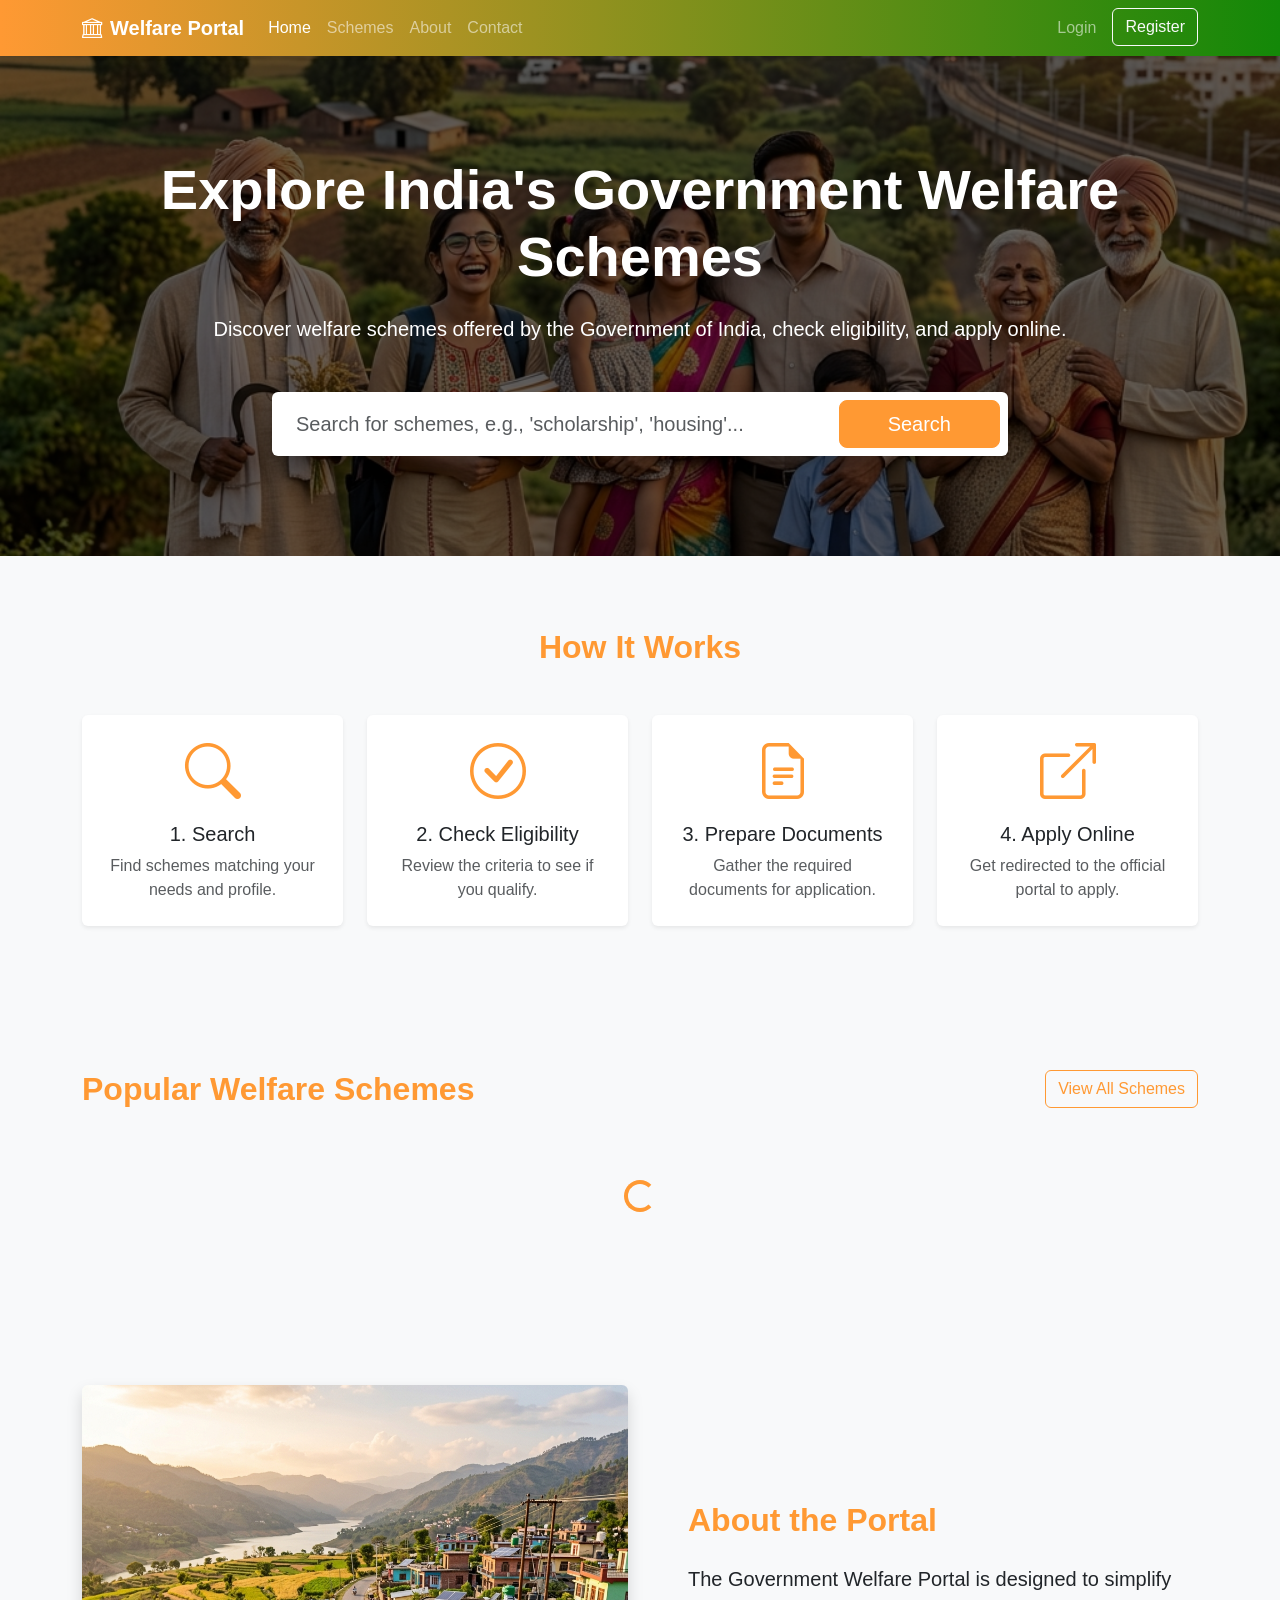
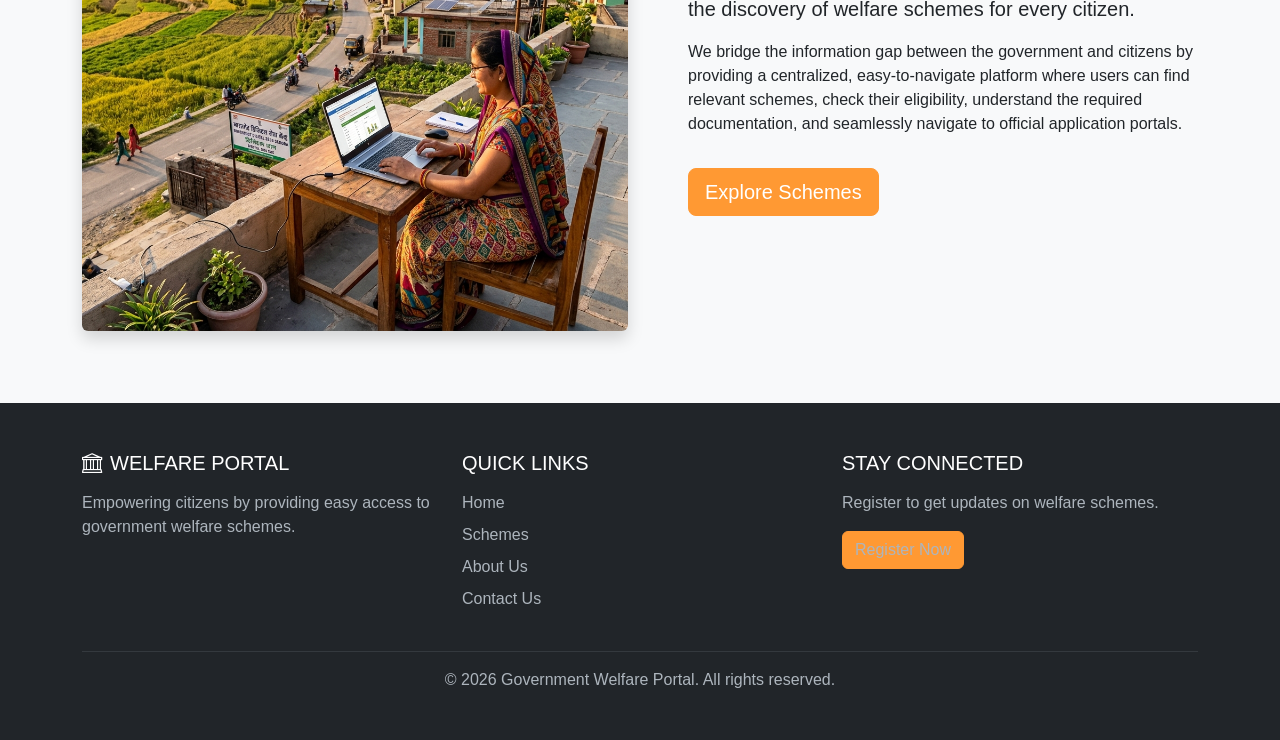
<file: index.html>
<!DOCTYPE html>
<html lang="en">
<head>
    <meta charset="UTF-8">
    <meta name="viewport" content="width=device-width, initial-scale=1.0">
    <title>Government Welfare Portal - Find Schemes That Matter to You</title>
    <meta name="description" content="Discover government welfare schemes, check eligibility, view required documents, and apply through official portals.">
    <link href="https://cdn.jsdelivr.net/npm/bootstrap@5.3.0/dist/css/bootstrap.min.css" rel="stylesheet">
    <link href="https://fonts.googleapis.com/css2?family=Roboto:wght@400;500;700&display=swap" rel="stylesheet">
    <link href="https://cdn.jsdelivr.net/npm/bootstrap-icons@1.10.5/font/bootstrap-icons.css" rel="stylesheet">
    <link href="assets/css/style.css?v=2" rel="stylesheet">
</head>
<body>

<!-- Navbar -->
<nav class="navbar navbar-expand-lg navbar-dark sticky-top shadow-sm" id="mainNavbar">
    <div class="container">
        <a class="navbar-brand fw-bold" href="index.html">
            <i class="bi bi-bank me-2"></i>Welfare Portal
        </a>
        <button class="navbar-toggler" type="button" data-bs-toggle="collapse" data-bs-target="#navbarNav">
            <span class="navbar-toggler-icon"></span>
        </button>
        <div class="collapse navbar-collapse" id="navbarNav">
            <ul class="navbar-nav me-auto">
                <li class="nav-item"><a class="nav-link active" href="index.html">Home</a></li>
                <li class="nav-item"><a class="nav-link" href="schemes.html">Schemes</a></li>
                <li class="nav-item"><a class="nav-link" href="index.html#about">About</a></li>
                <li class="nav-item"><a class="nav-link" href="contact.html">Contact</a></li>
            </ul>
            <ul class="navbar-nav" id="authNav">
                <!-- Filled by JS -->
            </ul>
        </div>
    </div>
</nav>

<!-- Hero Section -->
<section class="hero-section">
    <div class="container">
        <h1 class="display-4 fw-bold mb-4">Explore India's Government Welfare Schemes</h1>
        <p class="lead mb-5">Discover welfare schemes offered by the Government of India, check eligibility, and apply online.</p>
        <div class="row justify-content-center">
            <div class="col-md-8">
                <form id="heroSearchForm" class="d-flex bg-white p-2 rounded shadow">
                    <input type="text" id="heroSearch" class="form-control border-0 shadow-none form-control-lg" placeholder="Search for schemes, e.g., 'scholarship', 'housing'...">
                    <button type="submit" class="btn btn-primary btn-lg px-5">Search</button>
                </form>
            </div>
        </div>
    </div>
</section>

<!-- How It Works -->
<section class="py-5 bg-light">
    <div class="container py-4">
        <h2 class="text-center mb-5 text-primary fw-bold">How It Works</h2>
        <div class="row text-center g-4">
            <div class="col-md-3">
                <div class="p-4 bg-white rounded shadow-sm h-100">
                    <div class="display-4 text-primary mb-3"><i class="bi bi-search"></i></div>
                    <h5>1. Search</h5>
                    <p class="text-muted mb-0">Find schemes matching your needs and profile.</p>
                </div>
            </div>
            <div class="col-md-3">
                <div class="p-4 bg-white rounded shadow-sm h-100">
                    <div class="display-4 text-primary mb-3"><i class="bi bi-check-circle"></i></div>
                    <h5>2. Check Eligibility</h5>
                    <p class="text-muted mb-0">Review the criteria to see if you qualify.</p>
                </div>
            </div>
            <div class="col-md-3">
                <div class="p-4 bg-white rounded shadow-sm h-100">
                    <div class="display-4 text-primary mb-3"><i class="bi bi-file-earmark-text"></i></div>
                    <h5>3. Prepare Documents</h5>
                    <p class="text-muted mb-0">Gather the required documents for application.</p>
                </div>
            </div>
            <div class="col-md-3">
                <div class="p-4 bg-white rounded shadow-sm h-100">
                    <div class="display-4 text-primary mb-3"><i class="bi bi-box-arrow-up-right"></i></div>
                    <h5>4. Apply Online</h5>
                    <p class="text-muted mb-0">Get redirected to the official portal to apply.</p>
                </div>
            </div>
        </div>
    </div>
</section>

<!-- Top Schemes -->
<section class="py-5">
    <div class="container py-4">
        <div class="d-flex justify-content-between align-items-center mb-5">
            <h2 class="text-primary fw-bold mb-0">Popular Welfare Schemes</h2>
            <a href="schemes.html" class="btn btn-outline-primary">View All Schemes</a>
        </div>
        <div id="topSchemesGrid" class="row g-4">
            <!-- Filled by JS -->
            <div class="col-12 text-center py-4">
                <div class="spinner-border text-primary" role="status"></div>
            </div>
        </div>
    </div>
</section>

<!-- About Section -->
<section id="about" class="py-5 bg-light">
    <div class="container py-4">
        <div class="row align-items-center">
            <div class="col-lg-6 mb-4 mb-lg-0">
                <img src="assets/images/about_portal.png" class="img-fluid rounded shadow" alt="About Us">
            </div>
            <div class="col-lg-6 ps-lg-5">
                <h2 class="text-primary fw-bold mb-4">About the Portal</h2>
                <p class="lead">The Government Welfare Portal is designed to simplify the discovery of welfare schemes for every citizen.</p>
                <p>We bridge the information gap between the government and citizens by providing a centralized, easy-to-navigate platform where users can find relevant schemes, check their eligibility, understand the required documentation, and seamlessly navigate to official application portals.</p>
                <a href="schemes.html" class="btn btn-primary btn-lg mt-3">Explore Schemes</a>
            </div>
        </div>
    </div>
</section>

<!-- Footer -->
<footer class="bg-dark text-light py-5 mt-auto">
    <div class="container">
        <div class="row">
            <div class="col-md-4 mb-4 mb-md-0">
                <h5 class="text-uppercase mb-3 text-white"><i class="bi bi-bank me-2"></i>Welfare Portal</h5>
                <p class="text-white-50">Empowering citizens by providing easy access to government welfare schemes.</p>
            </div>
            <div class="col-md-4 mb-4 mb-md-0">
                <h5 class="text-uppercase mb-3 text-white">Quick Links</h5>
                <ul class="list-unstyled">
                    <li class="mb-2"><a href="index.html" class="text-white-50 text-decoration-none">Home</a></li>
                    <li class="mb-2"><a href="schemes.html" class="text-white-50 text-decoration-none">Schemes</a></li>
                    <li class="mb-2"><a href="index.html#about" class="text-white-50 text-decoration-none">About Us</a></li>
                    <li class="mb-2"><a href="contact.html" class="text-white-50 text-decoration-none">Contact Us</a></li>
                </ul>
            </div>
            <div class="col-md-4">
                <h5 class="text-uppercase mb-3 text-white">Stay Connected</h5>
                <p class="text-white-50">Register to get updates on welfare schemes.</p>
                <div id="footerAuthLink"></div>
            </div>
        </div>
        <hr class="mt-4 mb-3 border-secondary">
        <p class="text-center text-white-50 mb-0">&copy; <span id="year"></span> Government Welfare Portal. All rights reserved.</p>
    </div>
</footer>

<!-- Login Required Modal -->
<div class="modal fade" id="loginRequiredModal" tabindex="-1">
    <div class="modal-dialog modal-dialog-centered">
        <div class="modal-content">
            <div class="modal-header bg-primary text-white">
                <h5 class="modal-title"><i class="bi bi-lock me-2"></i>Login Required</h5>
                <button type="button" class="btn-close btn-close-white" data-bs-dismiss="modal"></button>
            </div>
            <div class="modal-body text-center py-4">
                <p class="lead">You need to be logged in to search for schemes.</p>
                <p class="text-muted">Please login or register to continue.</p>
            </div>
            <div class="modal-footer">
                <button class="btn btn-outline-secondary" data-bs-dismiss="modal">Cancel</button>
                <a href="login.html" id="loginRedirectBtn" class="btn btn-primary">Login</a>
                <a href="register.html" class="btn btn-outline-primary">Register</a>
            </div>
        </div>
    </div>
</div>

<script src="https://cdn.jsdelivr.net/npm/bootstrap@5.3.0/dist/js/bootstrap.bundle.min.js"></script>
<script src="assets/js/app.js?v=2"></script>
<script>
document.getElementById('year').textContent = new Date().getFullYear();

// Check auth and update navbar
checkAuth(function(user) {
    renderNavbar(user);
    renderFooterAuth(user);
});

// Load top schemes via AJAX
fetch('api.php?action=schemes_top')
    .then(r => r.json())
    .then(data => {
        const grid = document.getElementById('topSchemesGrid');
        if (data.success && data.schemes.length > 0) {
            grid.innerHTML = data.schemes.map(s => createSchemeCard(s)).join('');
        } else {
            grid.innerHTML = '<div class="col-12 text-center py-5"><i class="bi bi-inbox fs-1 text-muted"></i><p class="mt-3 text-muted">No schemes available at the moment.</p></div>';
        }
    });

// Hero search
document.getElementById('heroSearchForm').addEventListener('submit', function(e) {
    e.preventDefault();
    const keyword = document.getElementById('heroSearch').value.trim();
    if (!keyword) return;

    checkAuth(function(user) {
        if (!user) {
            // Store search keyword in sessionStorage and redirect to login
            sessionStorage.setItem('pendingSearch', keyword);
            const modal = new bootstrap.Modal(document.getElementById('loginRequiredModal'));
            document.getElementById('loginRedirectBtn').href = 'login.html?redirect=search';
            modal.show();
        } else {
            window.location.href = 'schemes.html?search=' + encodeURIComponent(keyword);
        }
    });
});
</script>
</body>
</html>
</file>
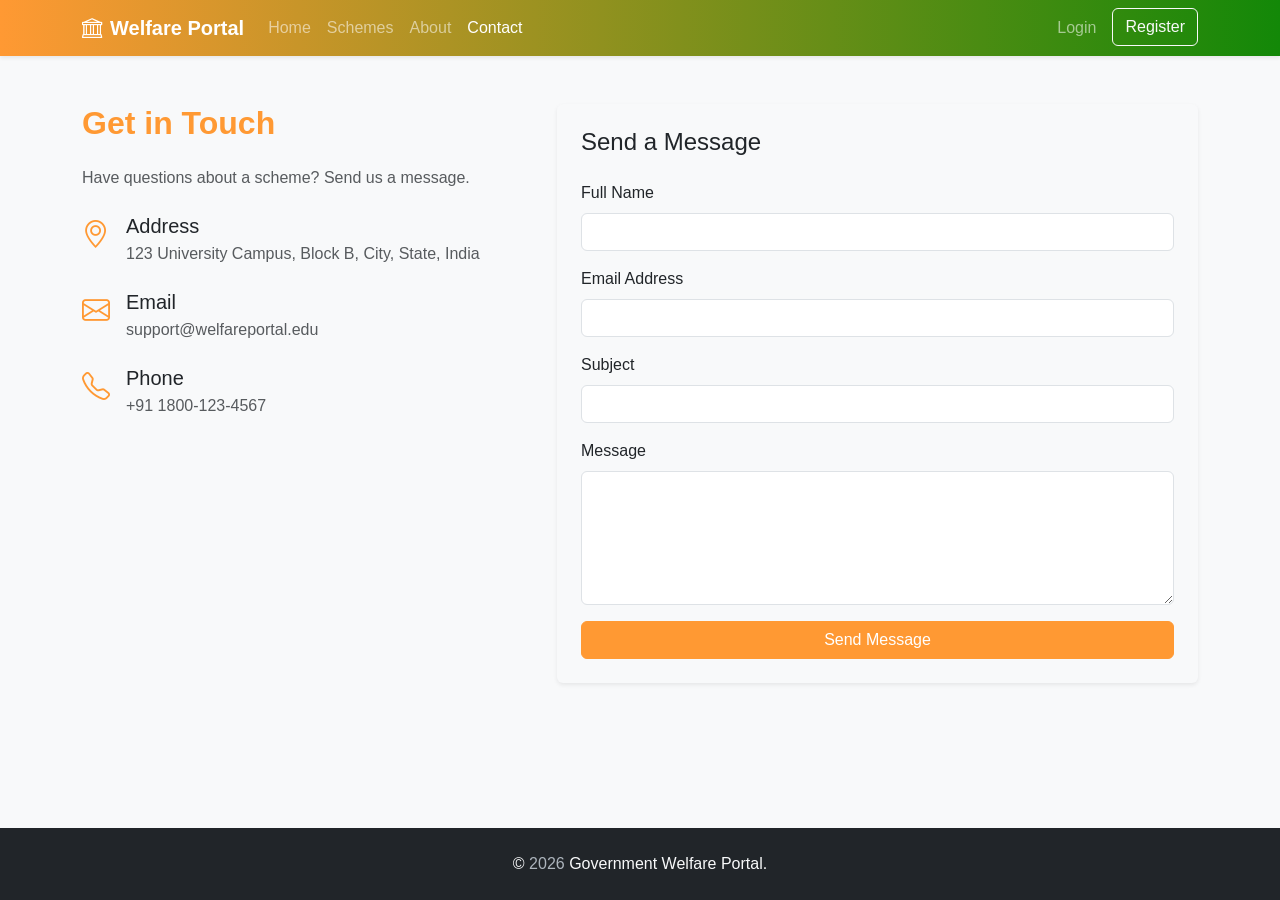
<file: contact.html>
<!DOCTYPE html>
<html lang="en">
<head>
    <meta charset="UTF-8">
    <meta name="viewport" content="width=device-width, initial-scale=1.0">
    <title>Contact Us - Government Welfare Portal</title>
    <link href="https://cdn.jsdelivr.net/npm/bootstrap@5.3.0/dist/css/bootstrap.min.css" rel="stylesheet">
    <link href="https://cdn.jsdelivr.net/npm/bootstrap-icons@1.10.5/font/bootstrap-icons.css" rel="stylesheet">
    <link href="assets/css/style.css" rel="stylesheet">
</head>
<body>

<nav class="navbar navbar-expand-lg navbar-dark sticky-top shadow-sm" id="mainNavbar">
    <div class="container">
        <a class="navbar-brand fw-bold" href="index.html"><i class="bi bi-bank me-2"></i>Welfare Portal</a>
        <button class="navbar-toggler" type="button" data-bs-toggle="collapse" data-bs-target="#navbarNav">
            <span class="navbar-toggler-icon"></span>
        </button>
        <div class="collapse navbar-collapse" id="navbarNav">
            <ul class="navbar-nav me-auto">
                <li class="nav-item"><a class="nav-link" href="index.html">Home</a></li>
                <li class="nav-item"><a class="nav-link" href="schemes.html">Schemes</a></li>
                <li class="nav-item"><a class="nav-link" href="index.html#about">About</a></li>
                <li class="nav-item"><a class="nav-link active" href="contact.html">Contact</a></li>
            </ul>
            <ul class="navbar-nav" id="authNav"></ul>
        </div>
    </div>
</nav>

<div class="container my-5">
    <div class="row">
        <div class="col-md-5 mb-4 mb-md-0">
            <h2 class="text-primary fw-bold mb-4">Get in Touch</h2>
            <p class="text-muted mb-4">Have questions about a scheme? Send us a message.</p>
            <div class="d-flex mb-4">
                <div class="text-primary fs-3 me-3"><i class="bi bi-geo-alt"></i></div>
                <div>
                    <h5 class="mb-1">Address</h5>
                    <p class="text-muted mb-0">123 University Campus, Block B, City, State, India</p>
                </div>
            </div>
            <div class="d-flex mb-4">
                <div class="text-primary fs-3 me-3"><i class="bi bi-envelope"></i></div>
                <div>
                    <h5 class="mb-1">Email</h5>
                    <p class="text-muted mb-0">support@welfareportal.edu</p>
                </div>
            </div>
            <div class="d-flex">
                <div class="text-primary fs-3 me-3"><i class="bi bi-telephone"></i></div>
                <div>
                    <h5 class="mb-1">Phone</h5>
                    <p class="text-muted mb-0">+91 1800-123-4567</p>
                </div>
            </div>
        </div>
        <div class="col-md-7">
            <div class="card shadow-sm border-0 bg-light p-4">
                <h4 class="mb-4">Send a Message</h4>
                <div id="alertBox"></div>
                <form id="contactForm" novalidate>
                    <div class="mb-3">
                        <label for="name" class="form-label">Full Name</label>
                        <input type="text" class="form-control" id="name" required>
                    </div>
                    <div class="mb-3">
                        <label for="email" class="form-label">Email Address</label>
                        <input type="email" class="form-control" id="email" required>
                    </div>
                    <div class="mb-3">
                        <label for="subject" class="form-label">Subject</label>
                        <input type="text" class="form-control" id="subject" required>
                    </div>
                    <div class="mb-3">
                        <label for="message" class="form-label">Message</label>
                        <textarea class="form-control" id="message" rows="5" required></textarea>
                    </div>
                    <button type="submit" class="btn btn-primary w-100" id="submitBtn">Send Message</button>
                </form>
            </div>
        </div>
    </div>
</div>

<footer class="bg-dark text-light py-4 mt-auto">
    <div class="container text-center">
        <p class="mb-0 text-light">&copy; <span id="year"></span> Government Welfare Portal.</p>
    </div>
</footer>

<script src="https://cdn.jsdelivr.net/npm/bootstrap@5.3.0/dist/js/bootstrap.bundle.min.js"></script>
<script src="assets/js/app.js"></script>
<script>
document.getElementById('year').textContent = new Date().getFullYear();
checkAuth(function(user) { renderNavbar(user); });

document.getElementById('contactForm').addEventListener('submit', function(e) {
    e.preventDefault();
    const name = document.getElementById('name').value.trim();
    const email = document.getElementById('email').value.trim();
    const subject = document.getElementById('subject').value.trim();
    const message = document.getElementById('message').value.trim();
    const btn = document.getElementById('submitBtn');

    if (!name || !email || !subject || !message) { showAlert('alertBox','danger','All fields are required.'); return; }
    if (!/^[^\s@]+@[^\s@]+\.[^\s@]+$/.test(email)) { showAlert('alertBox','danger','Invalid email format.'); return; }

    btn.disabled = true;
    btn.innerHTML = '<span class="spinner-border spinner-border-sm me-2"></span>Sending...';

    const fd = new FormData();
    fd.append('name', name);
    fd.append('email', email);
    fd.append('subject', subject);
    fd.append('message', message);

    fetch('api.php?action=contact_submit', { method: 'POST', body: fd })
        .then(r => r.json())
        .then(data => {
            if (data.success) {
                showAlert('alertBox', 'success', data.message);
                document.getElementById('contactForm').reset();
            } else {
                showAlert('alertBox', 'danger', data.message);
            }
            btn.disabled = false;
            btn.textContent = 'Send Message';
        });
});
</script>
</body>
</html>
</file>
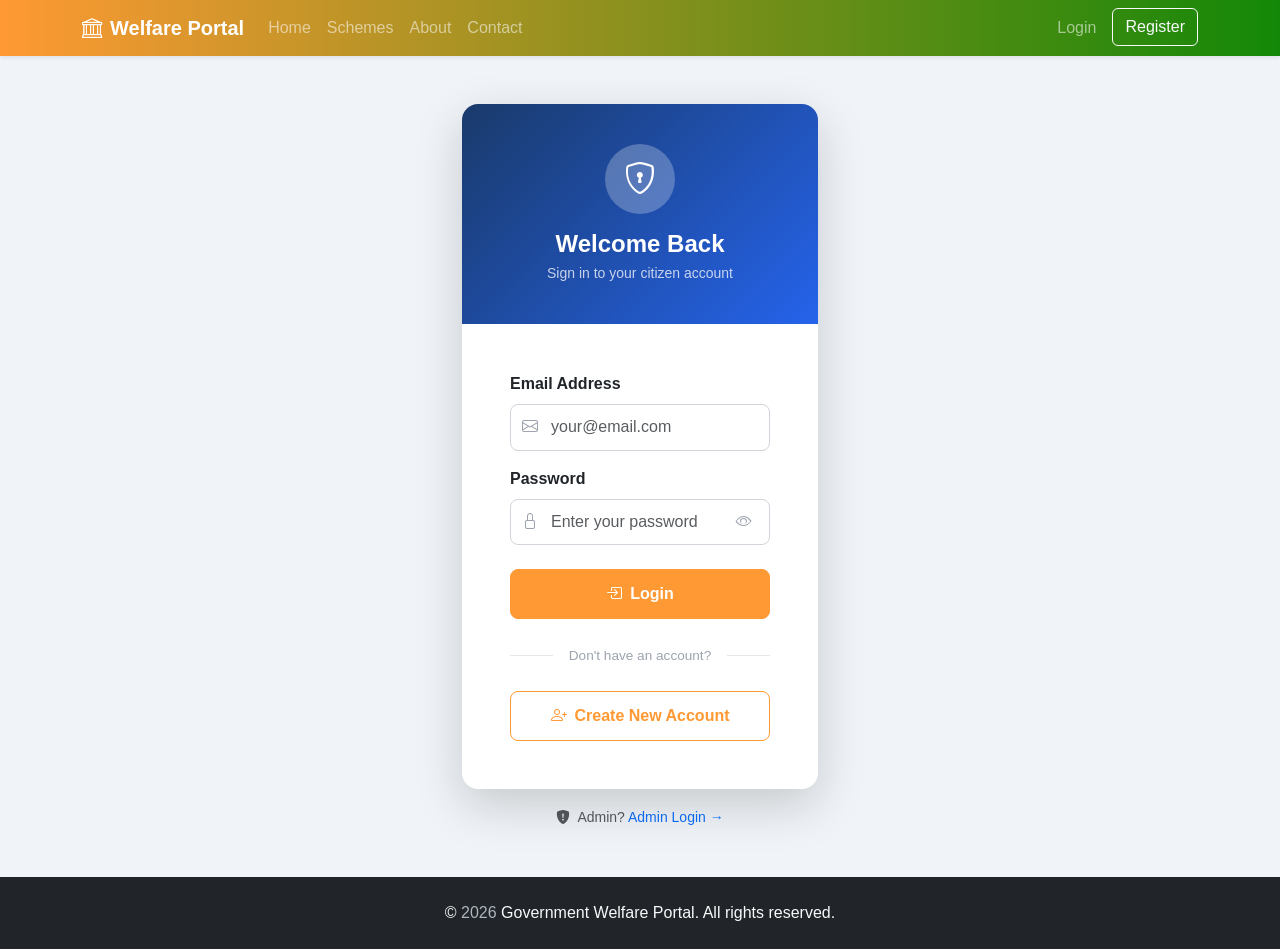
<file: login.html>
<!DOCTYPE html>
<html lang="en">
<head>
    <meta charset="UTF-8">
    <meta name="viewport" content="width=device-width, initial-scale=1.0">
    <title>Login - Government Welfare Portal</title>
    <meta name="description" content="Login to your citizen account to access government welfare schemes.">
    <link href="https://cdn.jsdelivr.net/npm/bootstrap@5.3.0/dist/css/bootstrap.min.css" rel="stylesheet">
    <link href="https://cdn.jsdelivr.net/npm/bootstrap-icons@1.10.5/font/bootstrap-icons.css" rel="stylesheet">
    <link href="assets/css/style.css" rel="stylesheet">
    <style>
        body { background: #f0f4f8; }
        .login-card { border-radius: 16px; overflow: hidden; }
        .card-header-custom {
            background: linear-gradient(135deg, #1a3a6b 0%, #2563eb 100%);
            padding: 2.5rem 2rem;
            text-align: center;
        }
        .form-control, .form-select {
            border-radius: 8px; border: 1.5px solid #d1d5db;
            padding: .65rem .9rem; transition: all .2s;
        }
        .form-control:focus {
            border-color: #2563eb; box-shadow: 0 0 0 3px rgba(37,99,235,.15);
        }
        .field-icon { position: absolute; left: 12px; top: 50%; transform: translateY(-50%); color: #9ca3af; }
        .input-with-icon { position: relative; }
        .input-with-icon .form-control { padding-left: 2.5rem; }
        .password-toggle { position: absolute; right: 12px; top: 50%; transform: translateY(-50%); cursor: pointer; color: #9ca3af; border: none; background: none; }
        .btn-login { border-radius: 8px; padding: .75rem; font-weight: 600; font-size: 1rem; }
        .divider { position: relative; text-align: center; margin: 1.5rem 0; }
        .divider::before { content: ''; position: absolute; top: 50%; left: 0; right: 0; height: 1px; background: #e5e7eb; }
        .divider span { position: relative; background: #fff; padding: 0 1rem; color: #9ca3af; font-size: .85rem; }
        .info-box { background: #eff6ff; border-left: 4px solid #2563eb; border-radius: 0 8px 8px 0; padding: .75rem 1rem; margin-bottom: 1.5rem; }
    </style>
</head>
<body>

<nav class="navbar navbar-expand-lg navbar-dark sticky-top shadow-sm" id="mainNavbar">
    <div class="container">
        <a class="navbar-brand fw-bold" href="index.html"><i class="bi bi-bank me-2"></i>Welfare Portal</a>
        <button class="navbar-toggler" type="button" data-bs-toggle="collapse" data-bs-target="#navbarNav">
            <span class="navbar-toggler-icon"></span>
        </button>
        <div class="collapse navbar-collapse" id="navbarNav">
            <ul class="navbar-nav me-auto">
                <li class="nav-item"><a class="nav-link" href="index.html">Home</a></li>
                <li class="nav-item"><a class="nav-link" href="schemes.html">Schemes</a></li>
                <li class="nav-item"><a class="nav-link" href="index.html#about">About</a></li>
                <li class="nav-item"><a class="nav-link" href="contact.html">Contact</a></li>
            </ul>
            <ul class="navbar-nav" id="authNav"></ul>
        </div>
    </div>
</nav>

<div class="container my-5">
    <div class="row justify-content-center">
        <div class="col-md-5 col-lg-4">
            <div class="card shadow-lg border-0 login-card">
                <!-- Header -->
                <div class="card-header-custom text-white">
                    <div class="bg-white bg-opacity-25 rounded-circle d-inline-flex align-items-center justify-content-center mb-3"
                         style="width:70px;height:70px;">
                        <i class="bi bi-shield-lock fs-2 text-white"></i>
                    </div>
                    <h4 class="mb-0 fw-bold">Welcome Back</h4>
                    <p class="mb-0 mt-1 opacity-75 small">Sign in to your citizen account</p>
                </div>

                <div class="card-body p-4 p-md-5">

                    <!-- Pending search notice -->
                    <div id="pendingNotice" style="display:none" class="info-box">
                        <small><i class="bi bi-info-circle me-1"></i>Please login to search for schemes.</small>
                    </div>

                    <div id="alertBox"></div>

                    <form id="loginForm" novalidate>
                        <div class="mb-3">
                            <label class="form-label fw-semibold">Email Address</label>
                            <div class="input-with-icon">
                                <i class="bi bi-envelope field-icon"></i>
                                <input type="email" class="form-control" id="email" placeholder="your@email.com" required autocomplete="email">
                            </div>
                        </div>
                        <div class="mb-4">
                            <label class="form-label fw-semibold">Password</label>
                            <div class="input-with-icon position-relative">
                                <i class="bi bi-lock field-icon"></i>
                                <input type="password" class="form-control" id="password" placeholder="Enter your password" required autocomplete="current-password">
                                <button type="button" class="password-toggle" onclick="togglePwd()">
                                    <i class="bi bi-eye" id="eyeIcon"></i>
                                </button>
                            </div>
                        </div>
                        <div class="d-grid mb-3">
                            <button type="submit" class="btn btn-primary btn-login" id="submitBtn">
                                <i class="bi bi-box-arrow-in-right me-2"></i>Login
                            </button>
                        </div>
                    </form>

                    <div class="divider"><span>Don't have an account?</span></div>

                    <div class="d-grid">
                        <a href="register.html" class="btn btn-outline-primary btn-login">
                            <i class="bi bi-person-plus me-2"></i>Create New Account
                        </a>
                    </div>
                </div>
            </div>

            <!-- Admin hint -->
            <div class="text-center mt-3">
                <small class="text-muted">
                    <i class="bi bi-shield-fill-exclamation me-1"></i>
                    Admin? <a href="admin/login.html" class="text-decoration-none">Admin Login →</a>
                </small>
            </div>
        </div>
    </div>
</div>

<footer class="bg-dark text-light py-4 mt-auto">
    <div class="container text-center">
        <p class="mb-0 text-light">&copy; <span id="year"></span> Government Welfare Portal. All rights reserved.</p>
    </div>
</footer>

<script src="https://cdn.jsdelivr.net/npm/bootstrap@5.3.0/dist/js/bootstrap.bundle.min.js"></script>
<script src="assets/js/app.js"></script>
<script>
document.getElementById('year').textContent = new Date().getFullYear();

// Show pending search notice
if (sessionStorage.getItem('pendingSearch')) {
    document.getElementById('pendingNotice').style.display = 'block';
}

// Redirect if already logged in
checkAuth(function(user) {
    if (user) {
        window.location.href = user.role === 'admin' ? 'admin/dashboard.html' : 'index.html';
        return;
    }
    renderNavbar(user);
});

function togglePwd() {
    const inp = document.getElementById('password');
    const icon = document.getElementById('eyeIcon');
    if (inp.type === 'password') {
        inp.type = 'text';
        icon.className = 'bi bi-eye-slash';
    } else {
        inp.type = 'password';
        icon.className = 'bi bi-eye';
    }
}

document.getElementById('loginForm').addEventListener('submit', function(e) {
    e.preventDefault();
    const email    = document.getElementById('email').value.trim();
    const password = document.getElementById('password').value;
    const btn      = document.getElementById('submitBtn');

    if (!email || !password) {
        showAlert('alertBox', 'danger', 'Please enter both email and password.');
        return;
    }

    btn.disabled = true;
    btn.innerHTML = '<span class="spinner-border spinner-border-sm me-2"></span>Logging in...';

    const fd = new FormData();
    fd.append('email', email);
    fd.append('password', password);

    fetch('api.php?action=auth_login', { method: 'POST', body: fd })
        .then(r => r.json())
        .then(data => {
            if (data.success) {
                const pendingSearch = sessionStorage.getItem('pendingSearch');
                if (pendingSearch) {
                    sessionStorage.removeItem('pendingSearch');
                    window.location.href = 'schemes.html?search=' + encodeURIComponent(pendingSearch);
                } else if (data.role === 'admin') {
                    window.location.href = 'admin/dashboard.html';
                } else {
                    // Citizens go to homepage (they can click "My Profile" if needed)
                    window.location.href = 'index.html';
                }
            } else {
                showAlert('alertBox', 'danger', data.message || 'Login failed. Please check your credentials.');
                btn.disabled = false;
                btn.innerHTML = '<i class="bi bi-box-arrow-in-right me-2"></i>Login';
            }
        })
        .catch(() => {
            showAlert('alertBox', 'danger', 'Network error. Please try again.');
            btn.disabled = false;
            btn.innerHTML = '<i class="bi bi-box-arrow-in-right me-2"></i>Login';
        });
});
</script>
</body>
</html>
</file>
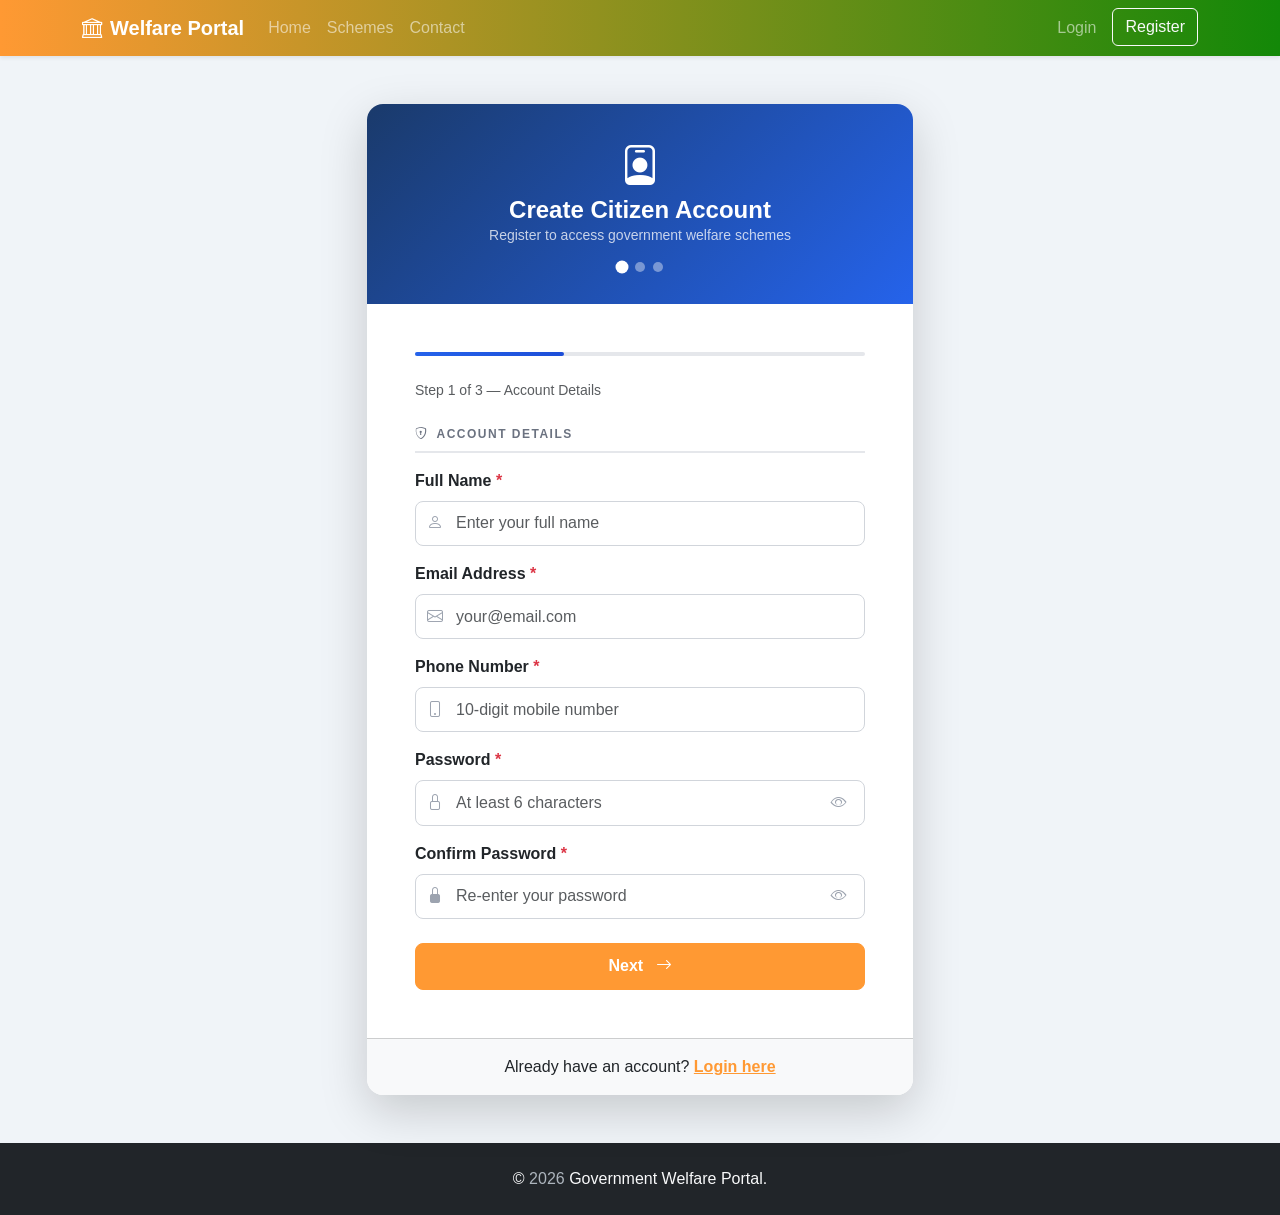
<file: register.html>
<!DOCTYPE html>
<html lang="en">
<head>
    <meta charset="UTF-8">
    <meta name="viewport" content="width=device-width, initial-scale=1.0">
    <title>Register - Government Welfare Portal</title>
    <meta name="description" content="Create your citizen account on the Government Welfare Portal to access and apply for government schemes.">
    <link href="https://cdn.jsdelivr.net/npm/bootstrap@5.3.0/dist/css/bootstrap.min.css" rel="stylesheet">
    <link href="https://cdn.jsdelivr.net/npm/bootstrap-icons@1.10.5/font/bootstrap-icons.css" rel="stylesheet">
    <link href="assets/css/style.css" rel="stylesheet">
    <style>
        body { background: #f0f4f8; }
        .register-card { border-radius: 16px; overflow: hidden; }
        .card-header-custom {
            background: linear-gradient(135deg, #1a3a6b 0%, #2563eb 100%);
            padding: 2rem;
        }
        .step-indicator { display: flex; gap: 8px; justify-content: center; margin-top: 1rem; }
        .step-dot { width: 10px; height: 10px; border-radius: 50%; background: rgba(255,255,255,0.4); transition: all .3s; }
        .step-dot.active { background: #fff; transform: scale(1.3); }
        .step-dot.done { background: #4ade80; }
        .section-title {
            font-size: .75rem; font-weight: 700; text-transform: uppercase;
            letter-spacing: 1.5px; color: #6b7280; margin-bottom: 1rem;
            padding-bottom: .5rem; border-bottom: 2px solid #e5e7eb;
        }
        .form-control, .form-select {
            border-radius: 8px; border: 1.5px solid #d1d5db;
            padding: .6rem .9rem; transition: all .2s;
        }
        .form-control:focus, .form-select:focus {
            border-color: #2563eb; box-shadow: 0 0 0 3px rgba(37,99,235,.15);
        }
        .progress-bar-custom {
            height: 4px; background: #e5e7eb; border-radius: 2px; margin-bottom: 1.5rem;
        }
        .progress-fill {
            height: 100%; background: linear-gradient(90deg, #2563eb, #1d4ed8);
            border-radius: 2px; transition: width .4s ease;
        }
        .btn-step { border-radius: 8px; padding: .65rem 1.5rem; font-weight: 600; }
        .field-icon { position: absolute; left: 12px; top: 50%; transform: translateY(-50%); color: #9ca3af; }
        .input-with-icon { position: relative; }
        .input-with-icon .form-control { padding-left: 2.5rem; }
        .password-toggle { position: absolute; right: 12px; top: 50%; transform: translateY(-50%); cursor: pointer; color: #9ca3af; border: none; background: none; }
    </style>
</head>
<body>

<nav class="navbar navbar-expand-lg navbar-dark sticky-top shadow-sm" id="mainNavbar">
    <div class="container">
        <a class="navbar-brand fw-bold" href="index.html"><i class="bi bi-bank me-2"></i>Welfare Portal</a>
        <button class="navbar-toggler" type="button" data-bs-toggle="collapse" data-bs-target="#navbarNav">
            <span class="navbar-toggler-icon"></span>
        </button>
        <div class="collapse navbar-collapse" id="navbarNav">
            <ul class="navbar-nav me-auto">
                <li class="nav-item"><a class="nav-link" href="index.html">Home</a></li>
                <li class="nav-item"><a class="nav-link" href="schemes.html">Schemes</a></li>
                <li class="nav-item"><a class="nav-link" href="contact.html">Contact</a></li>
            </ul>
            <ul class="navbar-nav" id="authNav"></ul>
        </div>
    </div>
</nav>

<div class="container my-5">
    <div class="row justify-content-center">
        <div class="col-md-7 col-lg-6">
            <div class="card shadow-lg border-0 register-card">
                <!-- Header -->
                <div class="card-header-custom text-white">
                    <div class="text-center">
                        <i class="bi bi-person-badge fs-1 mb-2"></i>
                        <h4 class="mb-0 fw-bold">Create Citizen Account</h4>
                        <p class="mb-2 opacity-75 small">Register to access government welfare schemes</p>
                    </div>
                    <div class="step-indicator">
                        <div class="step-dot active" id="dot1"></div>
                        <div class="step-dot" id="dot2"></div>
                        <div class="step-dot" id="dot3"></div>
                    </div>
                </div>

                <div class="card-body p-4 p-md-5">
                    <div id="alertBox"></div>

                    <!-- Progress Bar -->
                    <div class="progress-bar-custom">
                        <div class="progress-fill" id="progressFill" style="width:33%"></div>
                    </div>
                    <p class="text-muted small mb-4" id="stepLabel">Step 1 of 3 — Account Details</p>

                    <form id="registerForm" novalidate>

                        <!-- ── STEP 1: Account Details ── -->
                        <div id="step1">
                            <p class="section-title"><i class="bi bi-shield-lock me-2"></i>Account Details</p>
                            <div class="mb-3">
                                <label class="form-label fw-semibold">Full Name <span class="text-danger">*</span></label>
                                <div class="input-with-icon">
                                    <i class="bi bi-person field-icon"></i>
                                    <input type="text" class="form-control" id="name" placeholder="Enter your full name" required>
                                </div>
                            </div>
                            <div class="mb-3">
                                <label class="form-label fw-semibold">Email Address <span class="text-danger">*</span></label>
                                <div class="input-with-icon">
                                    <i class="bi bi-envelope field-icon"></i>
                                    <input type="email" class="form-control" id="email" placeholder="your@email.com" required>
                                </div>
                            </div>
                            <div class="mb-3">
                                <label class="form-label fw-semibold">Phone Number <span class="text-danger">*</span></label>
                                <div class="input-with-icon">
                                    <i class="bi bi-phone field-icon"></i>
                                    <input type="text" class="form-control" id="phone" placeholder="10-digit mobile number" maxlength="10" required>
                                </div>
                            </div>
                            <div class="mb-3">
                                <label class="form-label fw-semibold">Password <span class="text-danger">*</span></label>
                                <div class="input-with-icon position-relative">
                                    <i class="bi bi-lock field-icon"></i>
                                    <input type="password" class="form-control" id="password" placeholder="At least 6 characters" required>
                                    <button type="button" class="password-toggle" onclick="togglePwd('password','eyeIcon1')"><i class="bi bi-eye" id="eyeIcon1"></i></button>
                                </div>
                            </div>
                            <div class="mb-4">
                                <label class="form-label fw-semibold">Confirm Password <span class="text-danger">*</span></label>
                                <div class="input-with-icon position-relative">
                                    <i class="bi bi-lock-fill field-icon"></i>
                                    <input type="password" class="form-control" id="confirm_password" placeholder="Re-enter your password" required>
                                    <button type="button" class="password-toggle" onclick="togglePwd('confirm_password','eyeIcon2')"><i class="bi bi-eye" id="eyeIcon2"></i></button>
                                </div>
                            </div>
                            <div class="d-grid">
                                <button type="button" class="btn btn-primary btn-step" onclick="goToStep(2)">Next <i class="bi bi-arrow-right ms-2"></i></button>
                            </div>
                        </div>

                        <!-- ── STEP 2: Personal Details ── -->
                        <div id="step2" style="display:none">
                            <p class="section-title"><i class="bi bi-person-lines-fill me-2"></i>Personal Details</p>
                            <div class="row">
                                <div class="col-md-6 mb-3">
                                    <label class="form-label fw-semibold">Date of Birth</label>
                                    <input type="date" class="form-control" id="dob" max="">
                                </div>
                                <div class="col-md-6 mb-3">
                                    <label class="form-label fw-semibold">Gender</label>
                                    <select class="form-select" id="gender">
                                        <option value="">Select Gender</option>
                                        <option value="Male">Male</option>
                                        <option value="Female">Female</option>
                                        <option value="Other">Other / Prefer not to say</option>
                                    </select>
                                </div>
                            </div>
                            <div class="mb-3">
                                <label class="form-label fw-semibold">Category / Caste</label>
                                <select class="form-select" id="category">
                                    <option value="">Select Category</option>
                                    <option value="General">General</option>
                                    <option value="OBC">OBC (Other Backward Class)</option>
                                    <option value="SC">SC (Scheduled Caste)</option>
                                    <option value="ST">ST (Scheduled Tribe)</option>
                                    <option value="EWS">EWS (Economically Weaker Section)</option>
                                </select>
                            </div>
                            <div class="row">
                                <div class="col-md-6 mb-3">
                                    <label class="form-label fw-semibold">State</label>
                                    <select class="form-select" id="state">
                                        <option value="">Select State</option>
                                        <option>Andhra Pradesh</option>
                                        <option>Arunachal Pradesh</option>
                                        <option>Assam</option>
                                        <option>Bihar</option>
                                        <option>Chhattisgarh</option>
                                        <option>Goa</option>
                                        <option>Gujarat</option>
                                        <option>Haryana</option>
                                        <option>Himachal Pradesh</option>
                                        <option>Jharkhand</option>
                                        <option>Karnataka</option>
                                        <option>Kerala</option>
                                        <option>Madhya Pradesh</option>
                                        <option>Maharashtra</option>
                                        <option>Manipur</option>
                                        <option>Meghalaya</option>
                                        <option>Mizoram</option>
                                        <option>Nagaland</option>
                                        <option>Odisha</option>
                                        <option>Punjab</option>
                                        <option>Rajasthan</option>
                                        <option>Sikkim</option>
                                        <option>Tamil Nadu</option>
                                        <option>Telangana</option>
                                        <option>Tripura</option>
                                        <option>Uttar Pradesh</option>
                                        <option>Uttarakhand</option>
                                        <option>West Bengal</option>
                                        <option>Delhi</option>
                                        <option>Jammu &amp; Kashmir</option>
                                        <option>Ladakh</option>
                                        <option>Puducherry</option>
                                    </select>
                                </div>
                                <div class="col-md-6 mb-3">
                                    <label class="form-label fw-semibold">District / City</label>
                                    <input type="text" class="form-control" id="district" placeholder="e.g. Surat">
                                </div>
                            </div>
                            <div class="d-flex justify-content-between mt-3">
                                <button type="button" class="btn btn-outline-secondary btn-step" onclick="goToStep(1)"><i class="bi bi-arrow-left me-2"></i>Back</button>
                                <button type="button" class="btn btn-primary btn-step" onclick="goToStep(3)">Next <i class="bi bi-arrow-right ms-2"></i></button>
                            </div>
                        </div>

                        <!-- ── STEP 3: Socio-Economic Details ── -->
                        <div id="step3" style="display:none">
                            <p class="section-title"><i class="bi bi-bar-chart-line me-2"></i>Socio-Economic Details</p>
                            <div class="mb-3">
                                <label class="form-label fw-semibold">Occupation</label>
                                <select class="form-select" id="occupation">
                                    <option value="">Select Occupation</option>
                                    <option>Farmer / Agricultural Worker</option>
                                    <option>Government Employee</option>
                                    <option>Private Employee</option>
                                    <option>Self-Employed / Business</option>
                                    <option>Daily Wage Worker</option>
                                    <option>Student</option>
                                    <option>Homemaker</option>
                                    <option>Unemployed</option>
                                    <option>Retired</option>
                                    <option>Other</option>
                                </select>
                            </div>
                            <div class="mb-3">
                                <label class="form-label fw-semibold">Annual Family Income (₹)</label>
                                <select class="form-select" id="annual_income">
                                    <option value="">Select Income Range</option>
                                    <option value="50000">Up to ₹50,000</option>
                                    <option value="100000">₹50,001 – ₹1,00,000</option>
                                    <option value="250000">₹1,00,001 – ₹2,50,000</option>
                                    <option value="500000">₹2,50,001 – ₹5,00,000</option>
                                    <option value="750000">₹5,00,001 – ₹7,50,000</option>
                                    <option value="1000000">₹7,50,001 – ₹10,00,000</option>
                                    <option value="1500000">Above ₹10,00,000</option>
                                </select>
                            </div>
                            <div class="mb-4">
                                <label class="form-label fw-semibold">Highest Education</label>
                                <select class="form-select" id="education">
                                    <option value="">Select Education</option>
                                    <option>No Formal Education</option>
                                    <option>Primary (up to Class 5)</option>
                                    <option>Middle (up to Class 8)</option>
                                    <option>Secondary (Class 10 / SSC)</option>
                                    <option>Higher Secondary (Class 12 / HSC)</option>
                                    <option>Diploma / ITI</option>
                                    <option>Graduate</option>
                                    <option>Post Graduate</option>
                                    <option>Doctorate / PhD</option>
                                </select>
                            </div>
                            <p class="text-muted small mb-3"><i class="bi bi-info-circle me-1"></i>Steps 2 &amp; 3 are optional and can be updated later from your profile.</p>
                            <div class="d-flex justify-content-between">
                                <button type="button" class="btn btn-outline-secondary btn-step" onclick="goToStep(2)"><i class="bi bi-arrow-left me-2"></i>Back</button>
                                <button type="submit" class="btn btn-success btn-step px-4" id="submitBtn">
                                    <i class="bi bi-check2-circle me-2"></i>Create Account
                                </button>
                            </div>
                        </div>

                    </form>
                </div>

                <div class="card-footer text-center py-3 bg-light">
                    Already have an account? <a href="login.html" class="text-primary fw-bold">Login here</a>
                </div>
            </div>
        </div>
    </div>
</div>

<footer class="bg-dark text-light py-4 mt-auto">
    <div class="container text-center">
        <p class="mb-0 text-light">&copy; <span id="year"></span> Government Welfare Portal.</p>
    </div>
</footer>

<script src="https://cdn.jsdelivr.net/npm/bootstrap@5.3.0/dist/js/bootstrap.bundle.min.js"></script>
<script src="assets/js/app.js"></script>
<script>
document.getElementById('year').textContent = new Date().getFullYear();

// Set max DOB to today
document.getElementById('dob').max = new Date().toISOString().split('T')[0];

// Redirect if already logged in
checkAuth(function(user) {
    if (user) window.location.href = 'index.html';
    renderNavbar(user);
});

function togglePwd(id, iconId) {
    const inp = document.getElementById(id);
    const icon = document.getElementById(iconId);
    if (inp.type === 'password') {
        inp.type = 'text';
        icon.className = 'bi bi-eye-slash';
    } else {
        inp.type = 'password';
        icon.className = 'bi bi-eye';
    }
}

let currentStep = 1;

function goToStep(step) {
    // Validate step 1 before moving
    if (step > 1 && currentStep === 1) {
        const name = document.getElementById('name').value.trim();
        const email = document.getElementById('email').value.trim();
        const phone = document.getElementById('phone').value.trim();
        const password = document.getElementById('password').value;
        const confirm = document.getElementById('confirm_password').value;

        if (!name) { showAlert('alertBox', 'danger', 'Full name is required.'); return; }
        if (!email || !/^[^\s@]+@[^\s@]+\.[^\s@]+$/.test(email)) { showAlert('alertBox', 'danger', 'Please enter a valid email address.'); return; }
        if (!/^[0-9]{10}$/.test(phone)) { showAlert('alertBox', 'danger', 'Phone must be exactly 10 digits.'); return; }
        if (password.length < 6) { showAlert('alertBox', 'danger', 'Password must be at least 6 characters.'); return; }
        if (password !== confirm) { showAlert('alertBox', 'danger', 'Passwords do not match.'); return; }
        document.getElementById('alertBox').innerHTML = '';
    }

    // Hide all steps
    document.getElementById('step1').style.display = 'none';
    document.getElementById('step2').style.display = 'none';
    document.getElementById('step3').style.display = 'none';

    // Show current step
    document.getElementById('step' + step).style.display = 'block';
    currentStep = step;

    // Update progress bar
    const pct = [33, 66, 100][step - 1];
    document.getElementById('progressFill').style.width = pct + '%';

    // Update dots
    for (let i = 1; i <= 3; i++) {
        const dot = document.getElementById('dot' + i);
        dot.className = 'step-dot' + (i === step ? ' active' : (i < step ? ' done' : ''));
    }

    // Update label
    const labels = ['Step 1 of 3 — Account Details', 'Step 2 of 3 — Personal Details', 'Step 3 of 3 — Socio-Economic Details'];
    document.getElementById('stepLabel').textContent = labels[step - 1];

    // Scroll to top of card
    document.querySelector('.register-card').scrollIntoView({ behavior: 'smooth', block: 'start' });
}

document.getElementById('registerForm').addEventListener('submit', function(e) {
    e.preventDefault();
    const btn = document.getElementById('submitBtn');

    btn.disabled = true;
    btn.innerHTML = '<span class="spinner-border spinner-border-sm me-2"></span>Creating account...';

    const fd = new FormData();
    fd.append('name',           document.getElementById('name').value.trim());
    fd.append('email',          document.getElementById('email').value.trim());
    fd.append('phone',          document.getElementById('phone').value.trim());
    fd.append('password',       document.getElementById('password').value);
    fd.append('dob',            document.getElementById('dob').value);
    fd.append('gender',         document.getElementById('gender').value);
    fd.append('category',       document.getElementById('category').value);
    fd.append('state',          document.getElementById('state').value);
    fd.append('district',       document.getElementById('district').value.trim());
    fd.append('occupation',     document.getElementById('occupation').value);
    fd.append('annual_income',  document.getElementById('annual_income').value);
    fd.append('education',      document.getElementById('education').value);

    fetch('api.php?action=auth_register', { method: 'POST', body: fd })
        .then(r => r.json())
        .then(data => {
            if (data.success) {
                // Redirect with success flag
                const pendingSearch = sessionStorage.getItem('pendingSearch');
                if (pendingSearch) {
                    sessionStorage.removeItem('pendingSearch');
                    window.location.href = 'schemes.html?search=' + encodeURIComponent(pendingSearch);
                } else {
                    window.location.href = 'citizen/profile.html?welcome=1';
                }
            } else {
                showAlert('alertBox', 'danger', data.message || 'Registration failed. Please try again.');
                btn.disabled = false;
                btn.innerHTML = '<i class="bi bi-check2-circle me-2"></i>Create Account';
            }
        })
        .catch(() => {
            showAlert('alertBox', 'danger', 'Network error. Please try again.');
            btn.disabled = false;
            btn.innerHTML = '<i class="bi bi-check2-circle me-2"></i>Create Account';
        });
});
</script>
</body>
</html>
</file>
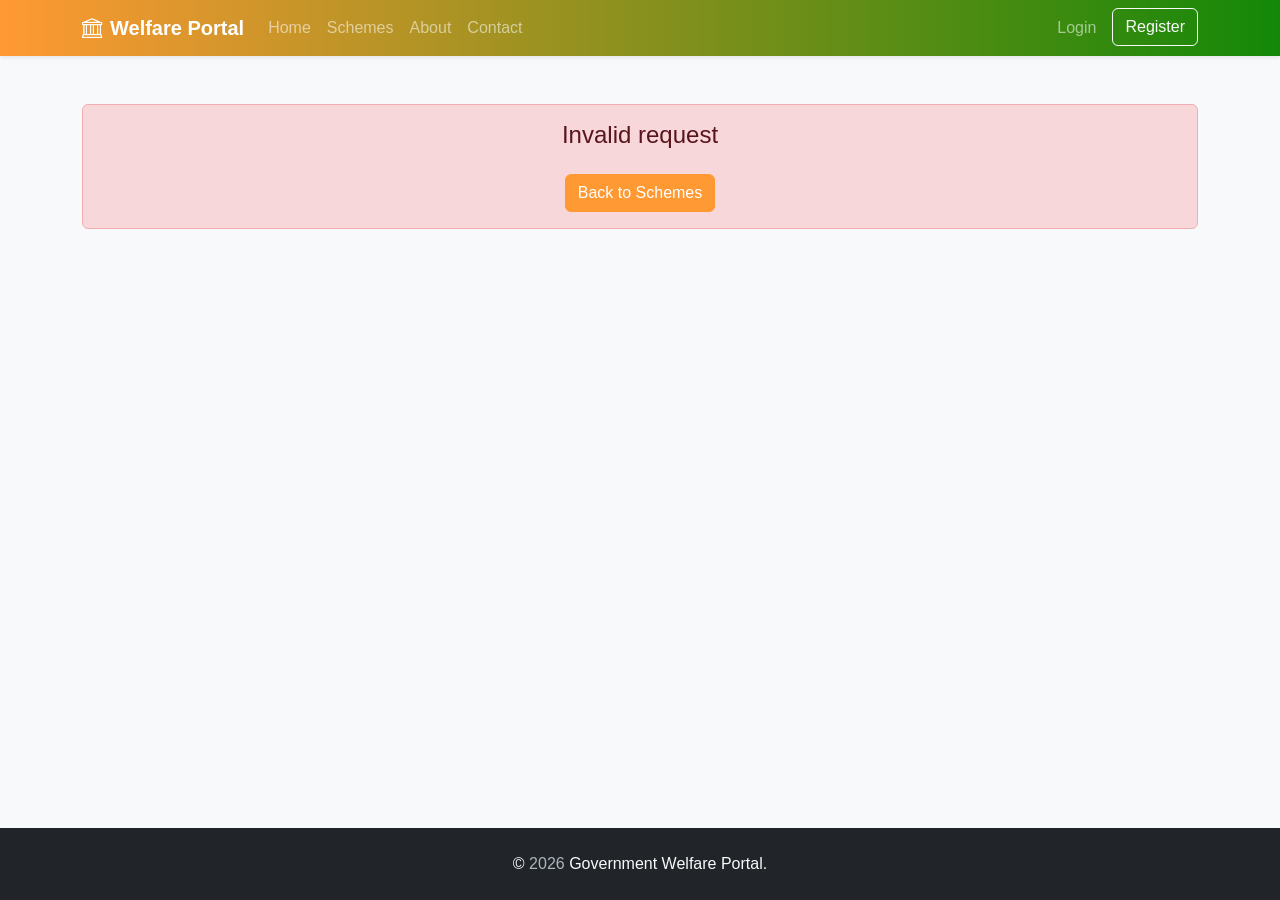
<file: scheme-details.html>
﻿<!DOCTYPE html>
<html lang="en">
<head>
    <meta charset="UTF-8">
    <meta name="viewport" content="width=device-width, initial-scale=1.0">
    <title>Scheme Details - Welfare Portal</title>
    <link href="https://cdn.jsdelivr.net/npm/bootstrap@5.3.0/dist/css/bootstrap.min.css" rel="stylesheet">
    <link href="https://cdn.jsdelivr.net/npm/bootstrap-icons@1.10.5/font/bootstrap-icons.css" rel="stylesheet">
    <link href="assets/css/style.css?v=2" rel="stylesheet">
</head>
<body>

<nav class="navbar navbar-expand-lg navbar-dark sticky-top shadow-sm" id="mainNavbar">
    <div class="container">
        <a class="navbar-brand fw-bold" href="index.html"><i class="bi bi-bank me-2"></i>Welfare Portal</a>
        <button class="navbar-toggler" type="button" data-bs-toggle="collapse" data-bs-target="#navbarNav">
            <span class="navbar-toggler-icon"></span>
        </button>
        <div class="collapse navbar-collapse" id="navbarNav">
            <ul class="navbar-nav me-auto">
                <li class="nav-item"><a class="nav-link" href="index.html">Home</a></li>
                <li class="nav-item"><a class="nav-link" href="schemes.html">Schemes</a></li>
                <li class="nav-item"><a class="nav-link" href="index.html#about">About</a></li>
                <li class="nav-item"><a class="nav-link" href="contact.html">Contact</a></li>
            </ul>
            <ul class="navbar-nav" id="authNav"></ul>
        </div>
    </div>
</nav>

<div class="container my-5" id="pageContent">
    <div class="text-center py-5">
        <div class="spinner-border text-primary" role="status"></div>
    </div>
</div>

<footer class="bg-dark text-light py-4 mt-auto">
    <div class="container text-center">
        <p class="mb-0 text-light">&copy; <span id="year"></span> Government Welfare Portal.</p>
    </div>
</footer>

<script src="https://cdn.jsdelivr.net/npm/bootstrap@5.3.0/dist/js/bootstrap.bundle.min.js"></script>
<script src="assets/js/app.js?v=2"></script>
<script>
document.getElementById('year').textContent = new Date().getFullYear();
checkAuth(function(user) { renderNavbar(user); });

const id = getUrlParam('id');
if (!id) {
    document.getElementById('pageContent').innerHTML = `<div class="alert alert-danger text-center"><h4>Invalid request</h4><a href="schemes.html" class="btn btn-primary mt-3">Back to Schemes</a></div>`;
} else {
    fetch('api.php?action=schemes_get&id=' + id)
        .then(r => r.json())
        .then(data => {
            if (data.success) {
                const s = data.scheme;
                document.title = s.scheme_name + ' - Welfare Portal';

                const imgHtml = s.image
                    ? `<img src="${escHtml(s.image)}" class="card-img-top" alt="${escHtml(s.scheme_name)}" style="max-height:420px;object-fit:cover;">`
                    : '';

                const applyBtn = s.official_application_link
                    ? `<a href="${escHtml(s.official_application_link)}" target="_blank" rel="noopener noreferrer" class="btn btn-success btn-lg w-100 shadow-sm"><i class="bi bi-box-arrow-up-right me-2"></i>Apply on Official Website</a>`
                    : `<button class="btn btn-secondary btn-lg w-100" disabled>Official Link Unavailable</button>`;

                function section(icon, title, content) {
                    if (!content) return '';
                    return `<h4 class="fw-bold text-primary border-bottom pb-2 mb-3"><i class="bi ${icon} me-2"></i>${title}</h4>
                            <div class="mb-5 content-text">${content.replace(/\n/g,'<br>')}</div>`;
                }

                document.getElementById('pageContent').innerHTML = `
                    <nav aria-label="breadcrumb" class="mb-4">
                        <ol class="breadcrumb">
                            <li class="breadcrumb-item"><a href="index.html">Home</a></li>
                            <li class="breadcrumb-item"><a href="schemes.html">Schemes</a></li>
                            <li class="breadcrumb-item active">${escHtml(s.scheme_name)}</li>
                        </ol>
                    </nav>
                    <div class="row">
                        <div class="col-lg-8">
                            <div class="card shadow-sm border-0 mb-4">
                                ${imgHtml}
                                <div class="card-body p-4 p-md-5">
                                    <div class="d-flex flex-wrap gap-2 mb-3">
                                        <span class="badge badge-category fs-6 px-3 py-2">${escHtml(s.category)}</span>
                                        <span class="badge bg-secondary fs-6 px-3 py-2"><i class="bi bi-geo-alt me-1"></i>${escHtml(s.state)}</span>
                                    </div>
                                    <h1 class="fw-bold text-primary mb-3">${escHtml(s.scheme_name)}</h1>
                                    <p class="lead text-muted mb-5">${escHtml(s.short_description)}</p>
                                    ${section('bi-info-circle','Overview', s.description)}
                                    <div class="row bg-light rounded p-4 mb-5">
                                        <div class="col-md-6 mb-3 mb-md-0">
                                            ${section('bi-person-check','Who Can Apply?', s.who_can_apply)}
                                        </div>
                                        <div class="col-md-6">
                                            ${section('bi-gift','Benefits', s.benefits)}
                                        </div>
                                    </div>
                                    ${section('bi-list-check','Eligibility Criteria', s.eligibility)}
                                    ${section('bi-file-earmark-text','Required Documents', s.documents_required)}
                                    ${section('bi-signpost','How to Apply', s.how_to_apply)}
                                </div>
                            </div>
                        </div>
                        <div class="col-lg-4">
                            <div class="card shadow-sm border-0 sticky-top text-center p-4" style="top:80px;">
                                <div class="text-primary mb-3"><i class="bi bi-shield-check" style="font-size:4rem;"></i></div>
                                <h5 class="fw-bold mb-2">Ready to Apply?</h5>
                                <p class="text-muted mb-4">Visit the official government portal to submit your application.</p>
                                ${applyBtn}
                                <hr class="my-4">
                                <p class="mb-0 text-muted small"><i class="bi bi-calendar3 me-1"></i>Added: ${new Date(s.created_at).toLocaleDateString('en-IN', {day:'2-digit',month:'short',year:'numeric'})}</p>
                            </div>
                        </div>
                    </div>`;
            } else {
                document.getElementById('pageContent').innerHTML = `<div class="alert alert-danger text-center"><h4>${data.message || 'Scheme not found'}</h4><a href="schemes.html" class="btn btn-primary mt-3">Back to Schemes</a></div>`;
            }
        });
}
</script>
</body>
</html>
</file>
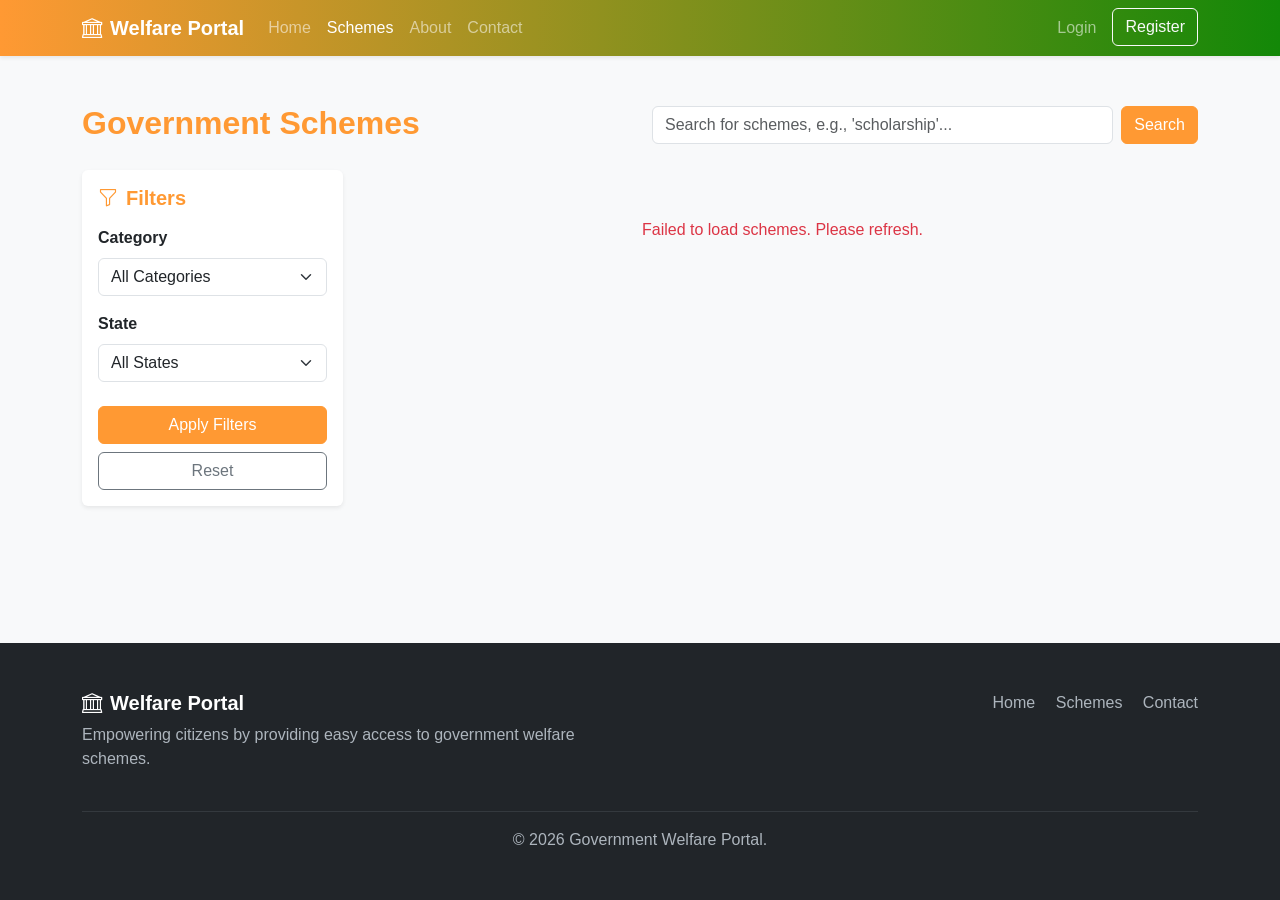
<file: schemes.html>
<!DOCTYPE html>
<html lang="en">
<head>
    <meta charset="UTF-8">
    <meta name="viewport" content="width=device-width, initial-scale=1.0">
    <title>Government Schemes - Welfare Portal</title>
    <link href="https://cdn.jsdelivr.net/npm/bootstrap@5.3.0/dist/css/bootstrap.min.css" rel="stylesheet">
    <link href="https://cdn.jsdelivr.net/npm/bootstrap-icons@1.10.5/font/bootstrap-icons.css" rel="stylesheet">
    <link href="assets/css/style.css?v=2" rel="stylesheet">
</head>
<body>

<nav class="navbar navbar-expand-lg navbar-dark sticky-top shadow-sm" id="mainNavbar">
    <div class="container">
        <a class="navbar-brand fw-bold" href="index.html"><i class="bi bi-bank me-2"></i>Welfare Portal</a>
        <button class="navbar-toggler" type="button" data-bs-toggle="collapse" data-bs-target="#navbarNav">
            <span class="navbar-toggler-icon"></span>
        </button>
        <div class="collapse navbar-collapse" id="navbarNav">
            <ul class="navbar-nav me-auto">
                <li class="nav-item"><a class="nav-link" href="index.html">Home</a></li>
                <li class="nav-item"><a class="nav-link active" href="schemes.html">Schemes</a></li>
                <li class="nav-item"><a class="nav-link" href="index.html#about">About</a></li>
                <li class="nav-item"><a class="nav-link" href="contact.html">Contact</a></li>
            </ul>
            <ul class="navbar-nav" id="authNav"></ul>
        </div>
    </div>
</nav>

<div class="container my-5">
    <div class="row mb-4 align-items-center">
        <div class="col-md-6">
            <h2 class="text-primary fw-bold mb-0">Government Schemes</h2>
            <p class="text-muted mt-1 mb-0" id="searchLabel"></p>
        </div>
        <div class="col-md-6">
            <form id="schemeSearchForm" class="d-flex">
                <input type="text" id="schemeSearchInput" class="form-control me-2" placeholder="Search for schemes, e.g., 'scholarship'...">
                <button type="submit" class="btn btn-primary">Search</button>
            </form>
        </div>
    </div>

    <div class="row">
        <!-- Sidebar Filters -->
        <div class="col-lg-3 mb-4">
            <div class="card shadow-sm border-0 sticky-top" style="top: 80px;">
                <div class="card-body">
                    <h5 class="fw-bold text-primary mb-3"><i class="bi bi-funnel me-2"></i>Filters</h5>
                    <div class="mb-3">
                        <label class="form-label fw-bold">Category</label>
                        <select id="categoryFilter" class="form-select">
                            <option value="">All Categories</option>
                        </select>
                    </div>
                    <div class="mb-4">
                        <label class="form-label fw-bold">State</label>
                        <select id="stateFilter" class="form-select">
                            <option value="">All States</option>
                        </select>
                    </div>
                    <div class="d-grid gap-2">
                        <button id="applyFilters" class="btn btn-primary">Apply Filters</button>
                        <button id="resetFilters" class="btn btn-outline-secondary">Reset</button>
                    </div>
                </div>
            </div>
        </div>

        <!-- Scheme Grid -->
        <div class="col-lg-9">
            <div id="schemesGrid" class="row g-4">
                <div class="col-12 text-center py-4">
                    <div class="spinner-border text-primary" role="status"></div>
                </div>
            </div>
        </div>
    </div>
</div>

<footer class="bg-dark text-light py-5 mt-auto">
    <div class="container">
        <div class="row">
            <div class="col-md-6">
                <h5 class="fw-bold text-white"><i class="bi bi-bank me-2"></i>Welfare Portal</h5>
                <p class="text-white-50">Empowering citizens by providing easy access to government welfare schemes.</p>
            </div>
            <div class="col-md-6 text-md-end">
                <a href="index.html" class="text-white-50 text-decoration-none me-3">Home</a>
                <a href="schemes.html" class="text-white-50 text-decoration-none me-3">Schemes</a>
                <a href="contact.html" class="text-white-50 text-decoration-none">Contact</a>
            </div>
        </div>
        <hr class="border-secondary mt-4">
        <p class="text-center text-white-50 mb-0">&copy; <span id="year"></span> Government Welfare Portal.</p>
    </div>
</footer>

<!-- Login Required Modal -->
<div class="modal fade" id="loginRequiredModal" tabindex="-1">
    <div class="modal-dialog modal-dialog-centered">
        <div class="modal-content">
            <div class="modal-header bg-primary text-white">
                <h5 class="modal-title"><i class="bi bi-lock me-2"></i>Login Required</h5>
                <button type="button" class="btn-close btn-close-white" data-bs-dismiss="modal"></button>
            </div>
            <div class="modal-body text-center py-4">
                <p class="lead">Please login to search for schemes.</p>
            </div>
            <div class="modal-footer">
                <a href="login.html" class="btn btn-primary">Login</a>
                <a href="register.html" class="btn btn-outline-primary">Register</a>
            </div>
        </div>
    </div>
</div>

<script src="https://cdn.jsdelivr.net/npm/bootstrap@5.3.0/dist/js/bootstrap.bundle.min.js"></script>
<script src="assets/js/app.js?v=2"></script>
<script>
document.getElementById('year').textContent = new Date().getFullYear();

let currentSearch = getUrlParam('search');
let currentCategory = getUrlParam('category');
let currentState = getUrlParam('state');
let currentUser = null;
let searchDebounceTimer = null;

checkAuth(function(user) {
    currentUser = user;
    renderNavbar(user);

    if (currentSearch) {
        document.getElementById('schemeSearchInput').value = currentSearch;
    }
    updateSearchLabel();
    loadSchemes();
});

function updateSearchLabel(totalCount) {
    const label = document.getElementById('searchLabel');
    if (!label) return;
    
    let parts = [];
    if (currentSearch) parts.push(`matching "<strong>${escHtml(currentSearch)}</strong>"`);
    if (currentCategory) parts.push(`in <strong>${escHtml(currentCategory)}</strong>`);
    if (currentState) parts.push(`for <strong>${escHtml(currentState)}</strong>`);

    if (parts.length > 0) {
        label.innerHTML = (typeof totalCount === 'number' ? `Showing ${totalCount} schemes ` : 'Showing results ') + parts.join(' ');
    } else if (typeof totalCount === 'number') {
        label.innerHTML = `Showing all ${totalCount} schemes`;
    } else {
        label.innerHTML = '';
    }
}

function syncAndLoad() {
    currentSearch = document.getElementById('schemeSearchInput').value.trim();
    currentCategory = document.getElementById('categoryFilter').value;
    currentState = document.getElementById('stateFilter').value;
    updateSearchLabel();
    loadSchemes();
}

document.getElementById('schemeSearchForm').addEventListener('submit', function(e) {
    e.preventDefault();
    clearTimeout(searchDebounceTimer);
    syncAndLoad();
});

document.getElementById('schemeSearchInput').addEventListener('input', function() {
    clearTimeout(searchDebounceTimer);
    searchDebounceTimer = setTimeout(function() {
        syncAndLoad();
    }, 300);
});

function loadSchemes() {
    const grid = document.getElementById('schemesGrid');
    grid.innerHTML = '<div class="col-12 text-center py-4"><div class="spinner-border text-primary" role="status"></div></div>';

    let url = 'api.php?action=schemes_list';
    if (currentSearch) url += '&search=' + encodeURIComponent(currentSearch);
    if (currentCategory) url += '&category=' + encodeURIComponent(currentCategory);
    if (currentState) url += '&state=' + encodeURIComponent(currentState);

    fetch(url)
        .then(r => r.json())
        .then(data => {
            if (data.success) {
                // Populate dropdowns once
                const catSelect = document.getElementById('categoryFilter');
                const stateSelect = document.getElementById('stateFilter');

                if (catSelect.options.length <= 1 && data.filters && data.filters.categories) {
                    catSelect.innerHTML = '<option value="">All Categories</option>' +
                        data.filters.categories.map(c => `<option value="${escHtml(c)}">${escHtml(c)}</option>`).join('');
                }
                catSelect.value = currentCategory || '';

                if (stateSelect.options.length <= 1 && data.filters && data.filters.states) {
                    stateSelect.innerHTML = '<option value="">All States</option>' +
                        data.filters.states.map(s => `<option value="${escHtml(s)}">${escHtml(s)}</option>`).join('');
                }
                stateSelect.value = currentState || '';

                updateSearchLabel(data.schemes.length);

                if (data.schemes.length > 0) {
                    grid.innerHTML = data.schemes.map(s => `
                        <div class="col-md-6">
                            <div class="card scheme-card h-100">
                                ${s.image ? `<img src="${escHtml(s.image)}" class="card-img-top" alt="${escHtml(s.scheme_name)}">` :
                                  `<div class="card-img-top d-flex align-items-center justify-content-center text-muted bg-light"><i class="bi bi-image" style="font-size:3rem;"></i></div>`}
                                <div class="card-body d-flex flex-column">
                                    <div class="d-flex justify-content-between align-items-start mb-2">
                                        <span class="badge badge-category px-2 py-1">${escHtml(s.category)}</span>
                                        <span class="badge bg-secondary"><i class="bi bi-geo-alt me-1"></i>${escHtml(s.state)}</span>
                                    </div>
                                    <h5 class="card-title">${escHtml(s.scheme_name)}</h5>
                                    <p class="card-text text-muted flex-grow-1">${escHtml(s.short_description.substring(0,150))}...</p>
                                    <a href="scheme-details.html?id=${s.id}" class="btn btn-primary w-100 mt-3">View Details</a>
                                </div>
                            </div>
                        </div>`).join('');
                } else {
                    grid.innerHTML = `<div class="col-12 text-center py-5">
                        <i class="bi bi-search fs-1 text-muted"></i>
                        <h4 class="mt-3">No schemes found</h4>
                        <p class="text-muted">We couldn't find any schemes matching your search or filters.</p>
                        <button class="btn btn-outline-primary mt-2" onclick="resetAll()">Clear all filters</button>
                    </div>`;
                }
            }
        })
        .catch(err => {
            grid.innerHTML = `<div class="col-12 text-center py-5 text-danger"><p>Failed to load schemes. Please refresh.</p></div>`;
        });
}

document.getElementById('applyFilters').addEventListener('click', function() {
    syncAndLoad();
});

document.getElementById('categoryFilter').addEventListener('change', function() {
    syncAndLoad();
});

document.getElementById('stateFilter').addEventListener('change', function() {
    syncAndLoad();
});

document.getElementById('resetFilters').addEventListener('click', resetAll);

function resetAll() {
    currentSearch = '';
    currentCategory = '';
    currentState = '';
    document.getElementById('schemeSearchInput').value = '';
    document.getElementById('categoryFilter').value = '';
    document.getElementById('stateFilter').value = '';
    updateSearchLabel();
    loadSchemes();
}
</script>
</body>
</html>
</file>
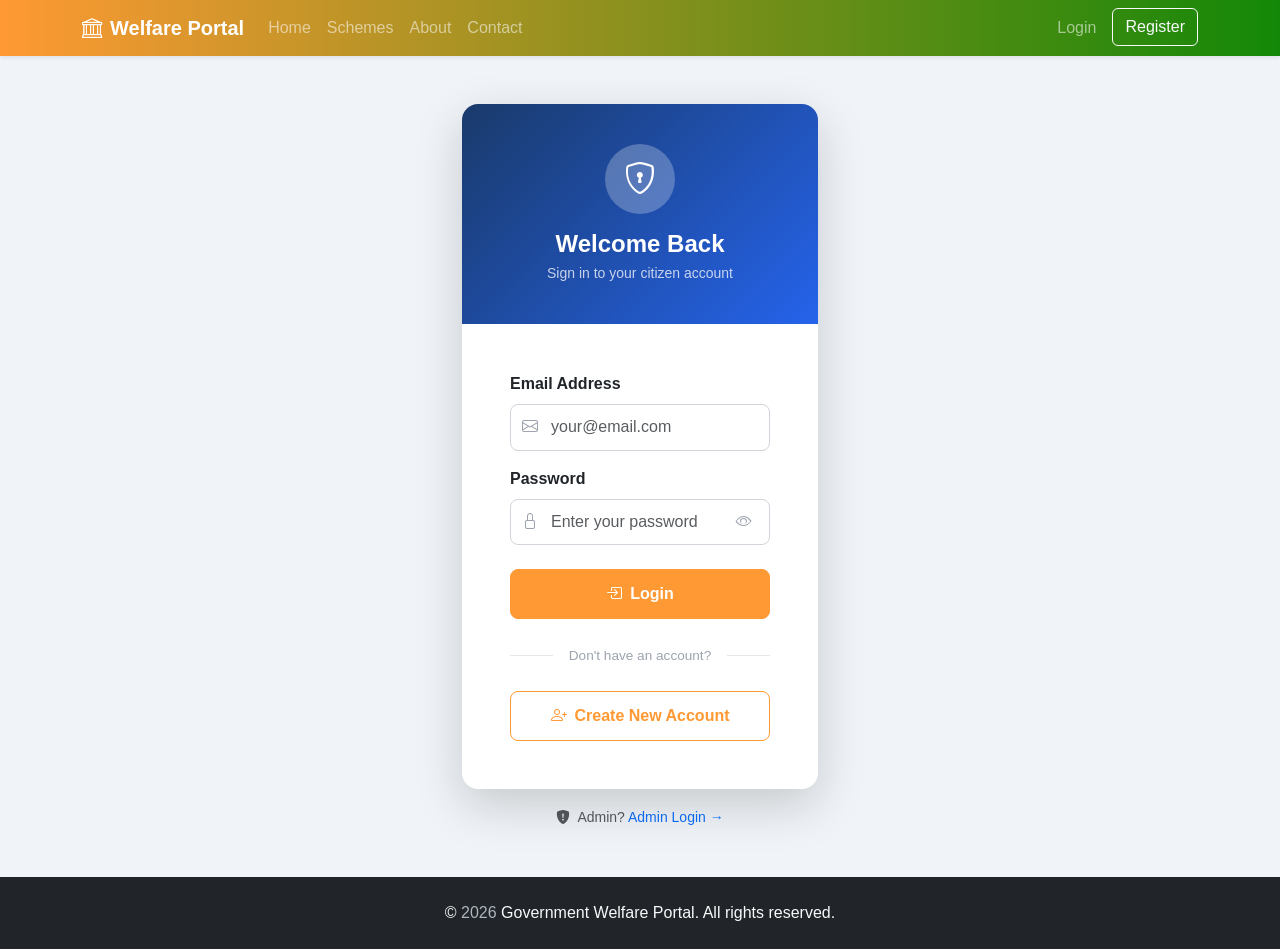
<file: admin/dashboard.html>
﻿<!DOCTYPE html>
<html lang="en">
<head>
    <meta charset="UTF-8">
    <meta name="viewport" content="width=device-width, initial-scale=1.0">
    <title>Admin Dashboard - Welfare Portal</title>
    <link href="https://cdn.jsdelivr.net/npm/bootstrap@5.3.0/dist/css/bootstrap.min.css" rel="stylesheet">
    <link href="https://cdn.jsdelivr.net/npm/bootstrap-icons@1.10.5/font/bootstrap-icons.css" rel="stylesheet">
    <link href="../assets/css/style.css" rel="stylesheet">
</head>
<body>

<nav class="navbar navbar-expand-lg navbar-dark sticky-top shadow-sm" id="mainNavbar">
    <div class="container-fluid">
        <a class="navbar-brand fw-bold" href="../index.html"><i class="bi bi-bank me-2"></i>Welfare Portal <span class="badge bg-warning text-dark ms-2 small">ADMIN</span></a>
        <ul class="navbar-nav ms-auto" id="authNav"></ul>
    </div>
</nav>

<div class="container-fluid">
    <div class="row">
        <!-- Sidebar -->
        <div class="col-md-3 col-lg-2 admin-sidebar px-0">
            <h6 class="px-3 pt-3 text-uppercase text-muted fw-bold mb-2 small">Admin Menu</h6>
            <nav class="nav flex-column">
                <a class="nav-link active" href="dashboard.html"><i class="bi bi-speedometer2 me-2"></i>Dashboard</a>
                <a class="nav-link" href="schemes.html"><i class="bi bi-card-list me-2"></i>Manage Schemes</a>
                <a class="nav-link" href="add-scheme.html"><i class="bi bi-plus-circle me-2"></i>Add Scheme</a>
                <a class="nav-link" href="users.html"><i class="bi bi-people me-2"></i>Manage Users</a>
                <a class="nav-link" href="messages.html"><i class="bi bi-envelope me-2"></i>Messages</a>
            </nav>
        </div>

        <!-- Main -->
        <div class="col-md-9 col-lg-10 p-4">
            <h2 class="fw-bold mb-4">Dashboard Overview</h2>
            <div class="row g-4 mb-5" id="statsCards">
                <div class="col-12 text-center py-3"><div class="spinner-border text-primary"></div></div>
            </div>

            <div class="row g-4" id="recentTables">
                <!-- Filled by JS -->
            </div>
        </div>
    </div>
</div>

<script src="https://cdn.jsdelivr.net/npm/bootstrap@5.3.0/dist/js/bootstrap.bundle.min.js"></script>
<script src="../assets/js/app.js"></script>
<script>
checkAuth(function(user) {
    if (!user || user.role !== 'admin') { window.location.href = '../login.html'; return; }
    renderNavbar(user);

    fetch('../api.php?action=admin_stats')
        .then(r => r.json())
        .then(data => {
            if (!data.success) return;
            const s = data.stats;

            document.getElementById('statsCards').innerHTML = `
                <div class="col-md-3">
                    <div class="card stat-card shadow-sm bg-primary text-white">
                        <div class="card-body position-relative py-4">
                            <h6 class="text-uppercase mb-2 opacity-75">Total Citizens</h6>
                            <h2 class="display-5 fw-bold">${s.total_users}</h2>
                            <i class="bi bi-people-fill position-absolute bottom-0 end-0 m-3 opacity-25" style="font-size:3rem;"></i>
                        </div>
                    </div>
                </div>
                <div class="col-md-3">
                    <div class="card stat-card shadow-sm bg-success text-white">
                        <div class="card-body position-relative py-4">
                            <h6 class="text-uppercase mb-2 opacity-75">Active Schemes</h6>
                            <h2 class="display-5 fw-bold">${s.active_schemes}</h2>
                            <i class="bi bi-check-circle-fill position-absolute bottom-0 end-0 m-3 opacity-25" style="font-size:3rem;"></i>
                        </div>
                    </div>
                </div>
                <div class="col-md-3">
                    <div class="card stat-card shadow-sm bg-info text-white">
                        <div class="card-body position-relative py-4">
                            <h6 class="text-uppercase mb-2 opacity-75">Total Schemes</h6>
                            <h2 class="display-5 fw-bold">${s.total_schemes}</h2>
                            <i class="bi bi-card-list position-absolute bottom-0 end-0 m-3 opacity-25" style="font-size:3rem;"></i>
                        </div>
                    </div>
                </div>
                <div class="col-md-3">
                    <div class="card stat-card shadow-sm bg-warning text-dark">
                        <div class="card-body position-relative py-4">
                            <h6 class="text-uppercase mb-2 opacity-75">Messages</h6>
                            <h2 class="display-5 fw-bold">${s.total_messages}</h2>
                            <i class="bi bi-envelope-fill position-absolute bottom-0 end-0 m-3 opacity-25" style="font-size:3rem;"></i>
                        </div>
                    </div>
                </div>`;

            document.getElementById('recentTables').innerHTML = `
                <div class="col-md-6">
                    <div class="card shadow-sm border-0">
                        <div class="card-header bg-white py-3 d-flex justify-content-between align-items-center">
                            <h5 class="mb-0 fw-bold">Recent Schemes</h5>
                            <a href="schemes.html" class="btn btn-sm btn-outline-primary">View All</a>
                        </div>
                        <div class="table-responsive">
                            <table class="table table-hover mb-0">
                                <thead class="table-light"><tr><th>Name</th><th>Category</th><th>Status</th></tr></thead>
                                <tbody>${s.recent_schemes.map(r => `<tr>
                                    <td class="fw-bold text-primary">${escHtml(r.scheme_name)}</td>
                                    <td><span class="badge bg-light text-dark border">${escHtml(r.category)}</span></td>
                                    <td><span class="badge bg-${r.status === 'active' ? 'success' : 'danger'}">${r.status}</span></td>
                                </tr>`).join('')}</tbody>
                            </table>
                        </div>
                    </div>
                </div>
                <div class="col-md-6">
                    <div class="card shadow-sm border-0">
                        <div class="card-header bg-white py-3 d-flex justify-content-between align-items-center">
                            <h5 class="mb-0 fw-bold">Recent Users</h5>
                            <a href="users.html" class="btn btn-sm btn-outline-primary">View All</a>
                        </div>
                        <div class="table-responsive">
                            <table class="table table-hover mb-0">
                                <thead class="table-light"><tr><th>Name</th><th>Email</th><th>Joined</th></tr></thead>
                                <tbody>${s.recent_users.map(r => `<tr>
                                    <td class="fw-bold">${escHtml(r.name)}</td>
                                    <td class="text-muted small">${escHtml(r.email)}</td>
                                    <td class="small">${new Date(r.created_at).toLocaleDateString('en-IN')}</td>
                                </tr>`).join('')}</tbody>
                            </table>
                        </div>
                    </div>
                </div>`;
        });
});
</script>
</body>
</html>
</file>
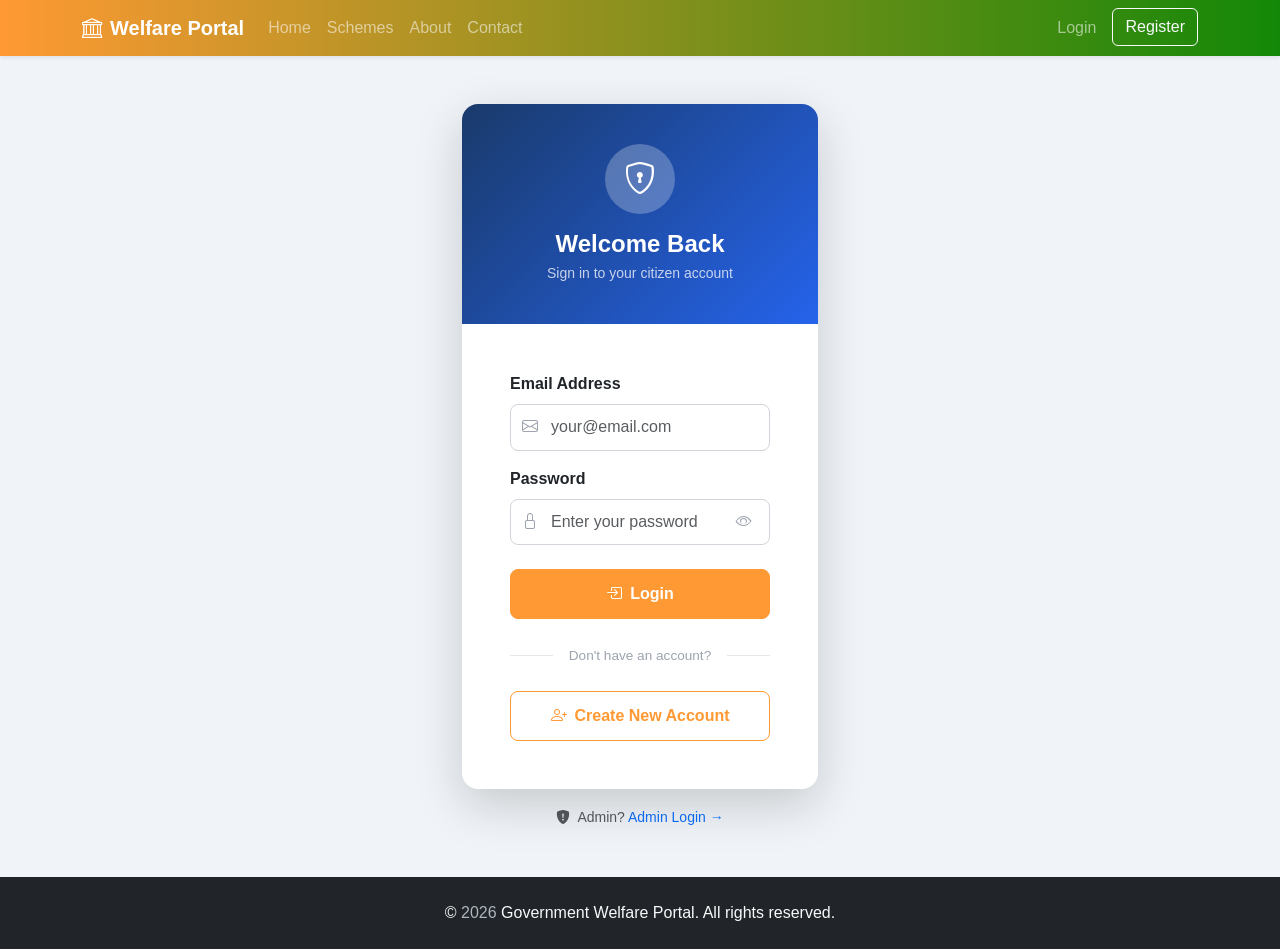
<file: admin/edit-scheme.html>
﻿<!DOCTYPE html>
<html lang="en">
<head>
    <meta charset="UTF-8">
    <meta name="viewport" content="width=device-width, initial-scale=1.0">
    <title>Edit Scheme - Admin</title>
    <link href="https://cdn.jsdelivr.net/npm/bootstrap@5.3.0/dist/css/bootstrap.min.css" rel="stylesheet">
    <link href="https://cdn.jsdelivr.net/npm/bootstrap-icons@1.10.5/font/bootstrap-icons.css" rel="stylesheet">
    <link href="../assets/css/style.css" rel="stylesheet">
</head>
<body>
<nav class="navbar navbar-expand-lg navbar-dark sticky-top shadow-sm">
    <div class="container-fluid">
        <a class="navbar-brand fw-bold" href="../index.html"><i class="bi bi-bank me-2"></i>Welfare Portal <span class="badge bg-warning text-dark ms-2 small">ADMIN</span></a>
        <ul class="navbar-nav ms-auto" id="authNav"></ul>
    </div>
</nav>

<div class="container-fluid">
    <div class="row">
        <div class="col-md-3 col-lg-2 admin-sidebar px-0">
            <h6 class="px-3 pt-3 text-uppercase text-muted fw-bold mb-2 small">Admin Menu</h6>
            <nav class="nav flex-column">
                <a class="nav-link" href="dashboard.html"><i class="bi bi-speedometer2 me-2"></i>Dashboard</a>
                <a class="nav-link active" href="schemes.html"><i class="bi bi-card-list me-2"></i>Manage Schemes</a>
                <a class="nav-link" href="add-scheme.html"><i class="bi bi-plus-circle me-2"></i>Add Scheme</a>
                <a class="nav-link" href="users.html"><i class="bi bi-people me-2"></i>Manage Users</a>
                <a class="nav-link" href="messages.html"><i class="bi bi-envelope me-2"></i>Messages</a>
            </nav>
        </div>
        <div class="col-md-9 col-lg-10 p-4" id="mainContent">
            <div class="text-center py-5"><div class="spinner-border text-primary"></div></div>
        </div>
    </div>
</div>

<script src="https://cdn.jsdelivr.net/npm/bootstrap@5.3.0/dist/js/bootstrap.bundle.min.js"></script>
<script src="../assets/js/app.js"></script>
<script>
checkAuth(function(user) {
    if (!user || user.role !== 'admin') { window.location.href = '../login.html'; return; }
    renderNavbar(user);

    const id = getUrlParam('id');
    if (!id) { window.location.href = 'schemes.html'; return; }

    // Fetch existing scheme data via AJAX
    fetch('../api.php?action=admin_scheme_get&id=' + id)
        .then(r => r.json())
        .then(data => {
            if (!data.success) { window.location.href = 'schemes.html'; return; }
            const s = data.scheme;
            const imgPreview = s.image ? `<div class="mb-2"><img src="${escHtml(s.image)}" style="max-height:80px;border-radius:6px;" alt="current"></div>` : '';

            document.getElementById('mainContent').innerHTML = `
                <div class="d-flex justify-content-between align-items-center mb-4">
                    <h2 class="fw-bold">Edit Scheme</h2>
                    <a href="schemes.html" class="btn btn-outline-secondary"><i class="bi bi-arrow-left me-2"></i>Back</a>
                </div>
                ${new URLSearchParams(window.location.search).get('error') ? `<div class="alert alert-danger">Required fields are missing. Please fill all mandatory fields.</div>` : ''}
                <div class="card shadow-sm border-0">
                    <div class="card-body p-4">
                        <form action="../api.php?action=admin_scheme_save" method="POST" enctype="multipart/form-data" class="needs-validation" novalidate>
                            <input type="hidden" name="mode" value="edit">
                            <input type="hidden" name="id" value="${s.id}">
                            <input type="hidden" name="existing_image" value="${escHtml(s.image || '')}">

                            <h5 class="text-primary border-bottom pb-2 mb-3">Basic Information</h5>
                            <div class="row mb-3">
                                <div class="col-md-6 mb-3"><label class="form-label">Scheme Name *</label><input type="text" class="form-control" name="scheme_name" value="${escHtml(s.scheme_name)}" required></div>
                                <div class="col-md-3 mb-3"><label class="form-label">Category *</label><input type="text" class="form-control" name="category" value="${escHtml(s.category)}" required></div>
                                <div class="col-md-3 mb-3"><label class="form-label">State</label><input type="text" class="form-control" name="state" value="${escHtml(s.state || 'All India')}"></div>
                                <div class="col-12 mb-3"><label class="form-label">Keywords</label><input type="text" class="form-control" name="keywords" value="${escHtml(s.keywords || '')}"></div>
                                <div class="col-12 mb-3"><label class="form-label">Short Description *</label><textarea class="form-control" name="short_description" rows="2" required>${escHtml(s.short_description)}</textarea></div>
                                <div class="col-12 mb-3"><label class="form-label">Full Description *</label><textarea class="form-control" name="description" rows="5" required>${escHtml(s.description)}</textarea></div>
                            </div>
                            <h5 class="text-primary border-bottom pb-2 mb-3 mt-4">Eligibility & Benefits</h5>
                            <div class="row mb-3">
                                <div class="col-md-6 mb-3"><label class="form-label">Who Can Apply</label><textarea class="form-control" name="who_can_apply" rows="3">${escHtml(s.who_can_apply || '')}</textarea></div>
                                <div class="col-md-6 mb-3"><label class="form-label">Benefits</label><textarea class="form-control" name="benefits" rows="3">${escHtml(s.benefits || '')}</textarea></div>
                                <div class="col-12 mb-3"><label class="form-label">Eligibility Criteria</label><textarea class="form-control" name="eligibility" rows="3">${escHtml(s.eligibility || '')}</textarea></div>
                            </div>
                            <h5 class="text-primary border-bottom pb-2 mb-3 mt-4">Application Details</h5>
                            <div class="row mb-3">
                                <div class="col-md-6 mb-3"><label class="form-label">Documents Required</label><textarea class="form-control" name="documents_required" rows="4">${escHtml(s.documents_required || '')}</textarea></div>
                                <div class="col-md-6 mb-3"><label class="form-label">How to Apply</label><textarea class="form-control" name="how_to_apply" rows="4">${escHtml(s.how_to_apply || '')}</textarea></div>
                                <div class="col-12 mb-3"><label class="form-label">Official Link</label><input type="url" class="form-control" name="official_application_link" value="${escHtml(s.official_application_link || '')}"></div>
                            </div>
                            <h5 class="text-primary border-bottom pb-2 mb-3 mt-4">Media & Status</h5>
                            <div class="row mb-3">
                                <div class="col-md-6 mb-3">
                                    <label class="form-label">Update Image</label>
                                    ${imgPreview}
                                    <input type="file" class="form-control" name="image" accept=".jpg,.jpeg,.png,.webp">
                                    <div class="form-text">Leave blank to keep existing image.</div>
                                </div>
                                <div class="col-md-6 mb-3"><label class="form-label">Status</label>
                                    <select class="form-select" name="status">
                                        <option value="active" ${s.status === 'active' ? 'selected' : ''}>Active</option>
                                        <option value="inactive" ${s.status === 'inactive' ? 'selected' : ''}>Inactive</option>
                                    </select>
                                </div>
                            </div>
                            <div class="d-flex justify-content-end gap-2 mt-4">
                                <a href="schemes.html" class="btn btn-light">Cancel</a>
                                <button type="submit" class="btn btn-primary px-5">Save Changes</button>
                            </div>
                        </form>
                    </div>
                </div>`;

            document.querySelector('form').addEventListener('submit', function(e) {
                if (!this.checkValidity()) { e.preventDefault(); e.stopPropagation(); }
                this.classList.add('was-validated');
            });
        });
});
</script>
</body>
</html>
</file>
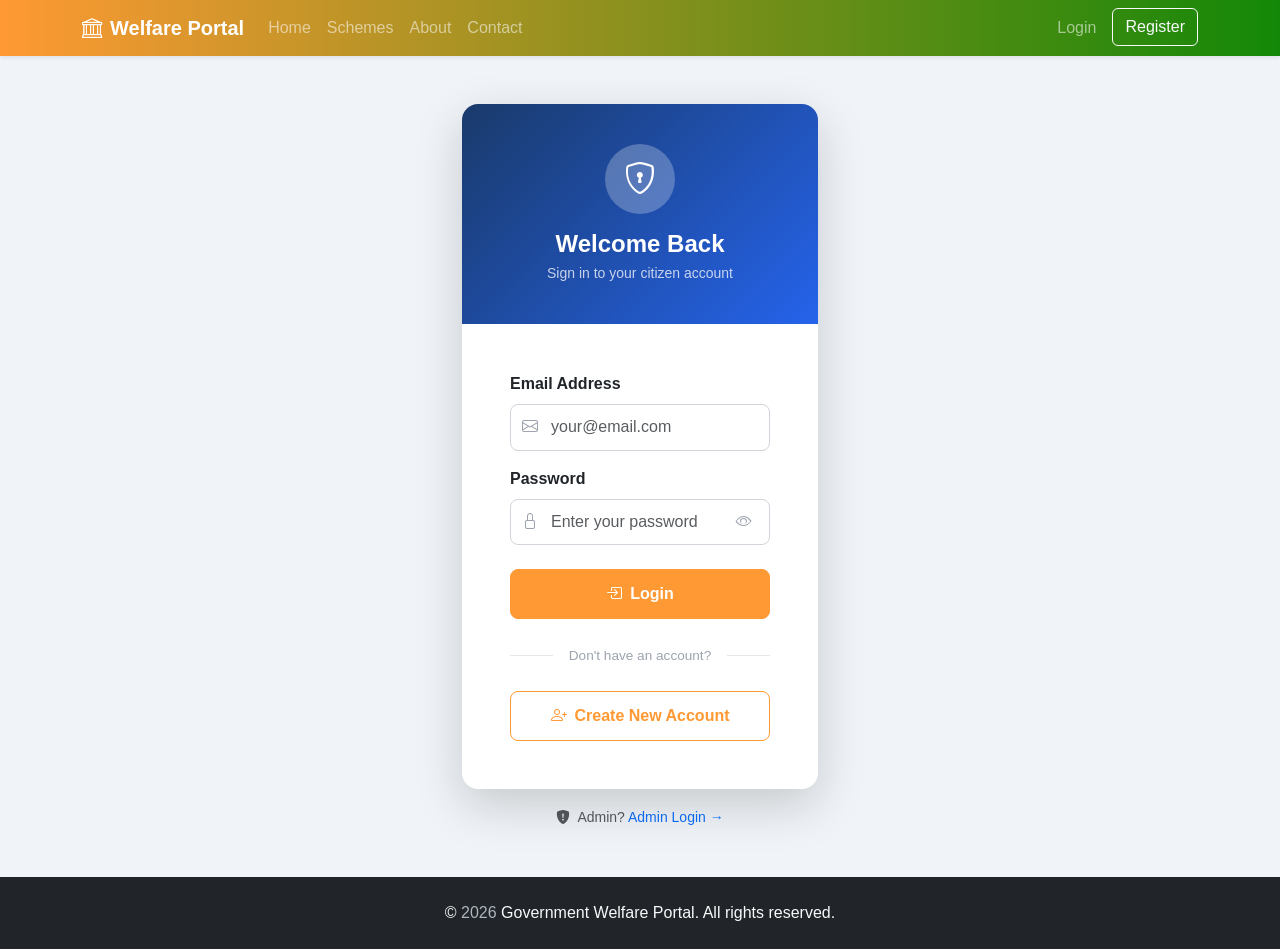
<file: citizen/edit-profile.html>
<!DOCTYPE html>
<html lang="en">
<head>
    <meta charset="UTF-8">
    <meta name="viewport" content="width=device-width, initial-scale=1.0">
    <title>Edit Profile - Welfare Portal</title>
    <meta name="description" content="Update your citizen profile details on the Government Welfare Portal.">
    <link href="https://cdn.jsdelivr.net/npm/bootstrap@5.3.0/dist/css/bootstrap.min.css" rel="stylesheet">
    <link href="https://cdn.jsdelivr.net/npm/bootstrap-icons@1.10.5/font/bootstrap-icons.css" rel="stylesheet">
    <link href="../assets/css/style.css" rel="stylesheet">
    <style>
        body { background: #f0f4f8; }
        .section-title {
            font-size: .72rem; font-weight: 700; text-transform: uppercase;
            letter-spacing: 1.5px; color: #6b7280; padding-bottom: .6rem;
            border-bottom: 2px solid #e5e7eb; margin-bottom: 1.2rem;
        }
        .form-control, .form-select {
            border-radius: 8px; border: 1.5px solid #d1d5db;
            padding: .6rem .9rem; transition: all .2s;
        }
        .form-control:focus, .form-select:focus {
            border-color: #2563eb; box-shadow: 0 0 0 3px rgba(37,99,235,.15);
        }
        .field-icon { position: absolute; left: 12px; top: 50%; transform: translateY(-50%); color: #9ca3af; }
        .input-with-icon { position: relative; }
        .input-with-icon .form-control { padding-left: 2.5rem; }
    </style>
</head>
<body>

<nav class="navbar navbar-expand-lg navbar-dark sticky-top shadow-sm" id="mainNavbar">
    <div class="container">
        <a class="navbar-brand fw-bold" href="../index.html"><i class="bi bi-bank me-2"></i>Welfare Portal</a>
        <button class="navbar-toggler" type="button" data-bs-toggle="collapse" data-bs-target="#navbarNav">
            <span class="navbar-toggler-icon"></span>
        </button>
        <div class="collapse navbar-collapse" id="navbarNav">
            <ul class="navbar-nav me-auto">
                <li class="nav-item"><a class="nav-link" href="../index.html">Home</a></li>
                <li class="nav-item"><a class="nav-link" href="../schemes.html">Schemes</a></li>
            </ul>
            <ul class="navbar-nav" id="authNav"></ul>
        </div>
    </div>
</nav>

<div class="container my-5">
    <div class="row justify-content-center">
        <div class="col-md-9 col-lg-8">

            <!-- Breadcrumb -->
            <nav aria-label="breadcrumb" class="mb-3">
                <ol class="breadcrumb">
                    <li class="breadcrumb-item"><a href="../index.html" class="text-decoration-none">Home</a></li>
                    <li class="breadcrumb-item"><a href="profile.html" class="text-decoration-none">My Profile</a></li>
                    <li class="breadcrumb-item active">Edit Profile</li>
                </ol>
            </nav>

            <div class="card shadow border-0" style="border-radius:14px;overflow:hidden;">
                <div class="card-header py-4 px-4" style="background:linear-gradient(135deg,#1a3a6b,#2563eb);">
                    <h4 class="mb-0 text-white fw-bold"><i class="bi bi-pencil-square me-2"></i>Edit Profile</h4>
                    <p class="mb-0 text-white opacity-75 small mt-1">Keep your information up to date for better scheme matching.</p>
                </div>
                <div class="card-body p-4 p-md-5">
                    <div id="alertBox"></div>
                    <form id="editProfileForm" novalidate>

                        <!-- ── Account Details ── -->
                        <p class="section-title"><i class="bi bi-person me-2"></i>Account Details</p>
                        <div class="row mb-4">
                            <div class="col-md-6 mb-3">
                                <label class="form-label fw-semibold">Full Name <span class="text-danger">*</span></label>
                                <div class="input-with-icon">
                                    <i class="bi bi-person field-icon"></i>
                                    <input type="text" class="form-control" id="name" required>
                                </div>
                            </div>
                            <div class="col-md-6 mb-3">
                                <label class="form-label fw-semibold">Phone Number <span class="text-danger">*</span></label>
                                <div class="input-with-icon">
                                    <i class="bi bi-phone field-icon"></i>
                                    <input type="text" class="form-control" id="phone" required maxlength="10" pattern="[0-9]{10}" placeholder="10-digit number">
                                </div>
                            </div>
                        </div>

                        <!-- ── Personal Details ── -->
                        <p class="section-title"><i class="bi bi-person-lines-fill me-2"></i>Personal Details</p>
                        <div class="row mb-4">
                            <div class="col-md-6 mb-3">
                                <label class="form-label fw-semibold">Date of Birth</label>
                                <input type="date" class="form-control" id="dob" max="">
                            </div>
                            <div class="col-md-6 mb-3">
                                <label class="form-label fw-semibold">Gender</label>
                                <select class="form-select" id="gender">
                                    <option value="">Select Gender</option>
                                    <option value="Male">Male</option>
                                    <option value="Female">Female</option>
                                    <option value="Other">Other / Prefer not to say</option>
                                </select>
                            </div>
                            <div class="col-md-6 mb-3">
                                <label class="form-label fw-semibold">Category / Caste</label>
                                <select class="form-select" id="category">
                                    <option value="">Select Category</option>
                                    <option value="General">General</option>
                                    <option value="OBC">OBC (Other Backward Class)</option>
                                    <option value="SC">SC (Scheduled Caste)</option>
                                    <option value="ST">ST (Scheduled Tribe)</option>
                                    <option value="EWS">EWS (Economically Weaker Section)</option>
                                </select>
                            </div>
                        </div>

                        <!-- ── Location ── -->
                        <p class="section-title"><i class="bi bi-geo-alt me-2"></i>Location</p>
                        <div class="row mb-4">
                            <div class="col-md-6 mb-3">
                                <label class="form-label fw-semibold">State</label>
                                <select class="form-select" id="state">
                                    <option value="">Select State</option>
                                    <option>Andhra Pradesh</option>
                                    <option>Arunachal Pradesh</option>
                                    <option>Assam</option>
                                    <option>Bihar</option>
                                    <option>Chhattisgarh</option>
                                    <option>Goa</option>
                                    <option>Gujarat</option>
                                    <option>Haryana</option>
                                    <option>Himachal Pradesh</option>
                                    <option>Jharkhand</option>
                                    <option>Karnataka</option>
                                    <option>Kerala</option>
                                    <option>Madhya Pradesh</option>
                                    <option>Maharashtra</option>
                                    <option>Manipur</option>
                                    <option>Meghalaya</option>
                                    <option>Mizoram</option>
                                    <option>Nagaland</option>
                                    <option>Odisha</option>
                                    <option>Punjab</option>
                                    <option>Rajasthan</option>
                                    <option>Sikkim</option>
                                    <option>Tamil Nadu</option>
                                    <option>Telangana</option>
                                    <option>Tripura</option>
                                    <option>Uttar Pradesh</option>
                                    <option>Uttarakhand</option>
                                    <option>West Bengal</option>
                                    <option>Delhi</option>
                                    <option>Jammu &amp; Kashmir</option>
                                    <option>Ladakh</option>
                                    <option>Puducherry</option>
                                </select>
                            </div>
                            <div class="col-md-6 mb-3">
                                <label class="form-label fw-semibold">District / City</label>
                                <input type="text" class="form-control" id="district" placeholder="e.g. Surat">
                            </div>
                        </div>

                        <!-- ── Socio-Economic Details ── -->
                        <p class="section-title"><i class="bi bi-bar-chart-line me-2"></i>Socio-Economic Details</p>
                        <div class="row mb-4">
                            <div class="col-md-6 mb-3">
                                <label class="form-label fw-semibold">Occupation</label>
                                <select class="form-select" id="occupation">
                                    <option value="">Select Occupation</option>
                                    <option>Farmer / Agricultural Worker</option>
                                    <option>Government Employee</option>
                                    <option>Private Employee</option>
                                    <option>Self-Employed / Business</option>
                                    <option>Daily Wage Worker</option>
                                    <option>Student</option>
                                    <option>Homemaker</option>
                                    <option>Unemployed</option>
                                    <option>Retired</option>
                                    <option>Other</option>
                                </select>
                            </div>
                            <div class="col-md-6 mb-3">
                                <label class="form-label fw-semibold">Annual Family Income (₹)</label>
                                <select class="form-select" id="annual_income">
                                    <option value="">Select Income Range</option>
                                    <option value="50000">Up to ₹50,000</option>
                                    <option value="100000">₹50,001 – ₹1,00,000</option>
                                    <option value="250000">₹1,00,001 – ₹2,50,000</option>
                                    <option value="500000">₹2,50,001 – ₹5,00,000</option>
                                    <option value="750000">₹5,00,001 – ₹7,50,000</option>
                                    <option value="1000000">₹7,50,001 – ₹10,00,000</option>
                                    <option value="1500000">Above ₹10,00,000</option>
                                </select>
                            </div>
                            <div class="col-12 mb-3">
                                <label class="form-label fw-semibold">Highest Education</label>
                                <select class="form-select" id="education">
                                    <option value="">Select Education</option>
                                    <option>No Formal Education</option>
                                    <option>Primary (up to Class 5)</option>
                                    <option>Middle (up to Class 8)</option>
                                    <option>Secondary (Class 10 / SSC)</option>
                                    <option>Higher Secondary (Class 12 / HSC)</option>
                                    <option>Diploma / ITI</option>
                                    <option>Graduate</option>
                                    <option>Post Graduate</option>
                                    <option>Doctorate / PhD</option>
                                </select>
                            </div>
                        </div>

                        <div class="d-flex justify-content-between align-items-center pt-3 border-top">
                            <a href="profile.html" class="btn btn-outline-secondary px-4">
                                <i class="bi bi-arrow-left me-2"></i>Cancel
                            </a>
                            <button type="submit" class="btn btn-primary px-5" id="submitBtn">
                                <i class="bi bi-check2-circle me-2"></i>Save Changes
                            </button>
                        </div>
                    </form>
                </div>
            </div>
        </div>
    </div>
</div>

<footer class="bg-dark text-light py-4 mt-auto">
    <div class="container text-center">
        <p class="mb-0 text-light">&copy; <span id="year"></span> Government Welfare Portal.</p>
    </div>
</footer>

<script src="https://cdn.jsdelivr.net/npm/bootstrap@5.3.0/dist/js/bootstrap.bundle.min.js"></script>
<script src="../assets/js/app.js"></script>
<script>
document.getElementById('year').textContent = new Date().getFullYear();

// Set max date for DOB
document.getElementById('dob').max = new Date().toISOString().split('T')[0];

checkAuth(function(user) {
    if (!user) { window.location.href = '../login.html'; return; }
    if (user.role === 'admin') { window.location.href = '../admin/dashboard.html'; return; }
    renderNavbar(user);
    prefillForm();
});

function setSelectValue(id, value) {
    const select = document.getElementById(id);
    if (!value) return;
    // Try exact match first
    for (let opt of select.options) {
        if (opt.value === value || opt.text === value) {
            select.value = opt.value;
            return;
        }
    }
}

function prefillForm() {
    fetch('../api.php?action=profile_get')
        .then(r => r.json())
        .then(data => {
            if (!data.success) return;
            const p = data.profile;
            document.getElementById('name').value    = p.name    || '';
            document.getElementById('phone').value   = p.phone   || '';
            document.getElementById('dob').value     = p.dob     ? p.dob.split('T')[0] : '';
            document.getElementById('district').value = p.district || '';

            setSelectValue('gender',       p.gender);
            setSelectValue('category',     p.category);
            setSelectValue('state',        p.state);
            setSelectValue('occupation',   p.occupation);
            setSelectValue('education',    p.education);

            // Income — match by value
            if (p.annual_income) {
                const val = String(Math.round(Number(p.annual_income)));
                document.getElementById('annual_income').value = val;
            }
        });
}

document.getElementById('editProfileForm').addEventListener('submit', function(e) {
    e.preventDefault();
    const name  = document.getElementById('name').value.trim();
    const phone = document.getElementById('phone').value.trim();
    const btn   = document.getElementById('submitBtn');

    if (!name) { showAlert('alertBox', 'danger', 'Full name is required.'); return; }
    if (!/^[0-9]{10}$/.test(phone)) { showAlert('alertBox', 'danger', 'Phone must be exactly 10 digits.'); return; }

    btn.disabled = true;
    btn.innerHTML = '<span class="spinner-border spinner-border-sm me-2"></span>Saving...';

    const fd = new FormData();
    fd.append('name',          name);
    fd.append('phone',         phone);
    fd.append('dob',           document.getElementById('dob').value);
    fd.append('gender',        document.getElementById('gender').value);
    fd.append('category',      document.getElementById('category').value);
    fd.append('state',         document.getElementById('state').value);
    fd.append('district',      document.getElementById('district').value.trim());
    fd.append('occupation',    document.getElementById('occupation').value);
    fd.append('annual_income', document.getElementById('annual_income').value);
    fd.append('education',     document.getElementById('education').value);

    fetch('../api.php?action=profile_update', { method: 'POST', body: fd })
        .then(r => r.json())
        .then(data => {
            if (data.success) {
                window.location.href = 'profile.html?updated=1';
            } else {
                showAlert('alertBox', 'danger', data.message || 'Update failed. Please try again.');
                btn.disabled = false;
                btn.innerHTML = '<i class="bi bi-check2-circle me-2"></i>Save Changes';
            }
        })
        .catch(() => {
            showAlert('alertBox', 'danger', 'Network error. Please try again.');
            btn.disabled = false;
            btn.innerHTML = '<i class="bi bi-check2-circle me-2"></i>Save Changes';
        });
});
</script>
</body>
</html>
</file>
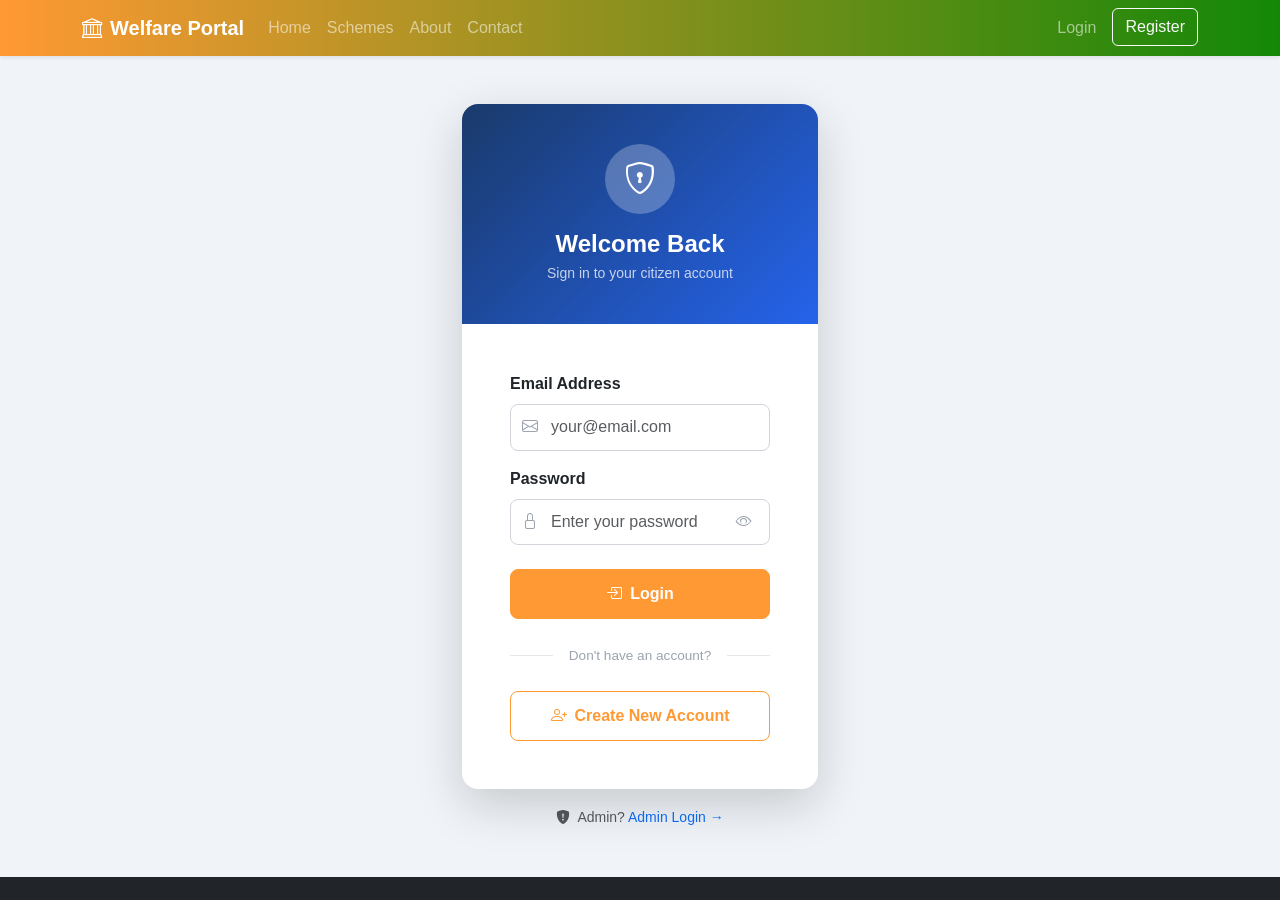
<file: citizen/profile.html>
<!DOCTYPE html>
<html lang="en">
<head>
    <meta charset="UTF-8">
    <meta name="viewport" content="width=device-width, initial-scale=1.0">
    <title>My Profile - Welfare Portal</title>
    <meta name="description" content="View and manage your citizen profile on the Government Welfare Portal.">
    <link href="https://cdn.jsdelivr.net/npm/bootstrap@5.3.0/dist/css/bootstrap.min.css" rel="stylesheet">
    <link href="https://cdn.jsdelivr.net/npm/bootstrap-icons@1.10.5/font/bootstrap-icons.css" rel="stylesheet">
    <link href="../assets/css/style.css" rel="stylesheet">
    <style>
        .avatar-circle {
            width: 100px; height: 100px; font-size: 2.5rem; border-radius: 50%;
            background: linear-gradient(135deg, #1a3a6b, #2563eb);
            color: white; display: inline-flex; align-items: center; justify-content: center;
        }
        .profile-stat { text-align: center; padding: 1rem; }
        .profile-stat .stat-value { font-size: 1.4rem; font-weight: 700; color: #1a3a6b; }
        .profile-stat .stat-label { font-size: .8rem; color: #6b7280; text-transform: uppercase; letter-spacing: 1px; }
        .info-row { display: flex; padding: .75rem 0; border-bottom: 1px solid #f3f4f6; gap: 1rem; }
        .info-row:last-child { border-bottom: none; }
        .info-label { min-width: 160px; color: #6b7280; font-size: .875rem; font-weight: 500; }
        .info-value { font-weight: 500; color: #1f2937; }
        .info-value.empty { color: #9ca3af; font-style: italic; font-weight: 400; }
        .badge-role { background: linear-gradient(135deg,#16a34a,#15803d); font-size: .75rem; }
        .welcome-banner {
            background: linear-gradient(135deg, #1a3a6b, #2563eb);
            border-radius: 12px; color: white; padding: 1.5rem;
        }
        .profile-complete-bar { height: 8px; border-radius: 4px; background: #e5e7eb; }
        .profile-complete-fill { height: 100%; border-radius: 4px; background: linear-gradient(90deg, #16a34a, #4ade80); transition: width .5s; }
    </style>
</head>
<body>

<nav class="navbar navbar-expand-lg navbar-dark sticky-top shadow-sm" id="mainNavbar">
    <div class="container">
        <a class="navbar-brand fw-bold" href="../index.html"><i class="bi bi-bank me-2"></i>Welfare Portal</a>
        <button class="navbar-toggler" type="button" data-bs-toggle="collapse" data-bs-target="#navbarNav">
            <span class="navbar-toggler-icon"></span>
        </button>
        <div class="collapse navbar-collapse" id="navbarNav">
            <ul class="navbar-nav me-auto">
                <li class="nav-item"><a class="nav-link" href="../index.html">Home</a></li>
                <li class="nav-item"><a class="nav-link" href="../schemes.html">Schemes</a></li>
                <li class="nav-item"><a class="nav-link" href="../contact.html">Contact</a></li>
            </ul>
            <ul class="navbar-nav" id="authNav"></ul>
        </div>
    </div>
</nav>

<div class="container my-5" id="profileContent">
    <div class="text-center py-5"><div class="spinner-border text-primary" role="status"></div></div>
</div>

<footer class="bg-dark text-light py-4 mt-auto">
    <div class="container text-center">
        <p class="mb-0 text-light">&copy; <span id="year"></span> Government Welfare Portal.</p>
    </div>
</footer>

<!-- Deactivate Confirmation Modal -->
<div class="modal fade" id="deactivateModal" tabindex="-1">
    <div class="modal-dialog modal-dialog-centered">
        <div class="modal-content">
            <div class="modal-header bg-danger text-white">
                <h5 class="modal-title"><i class="bi bi-exclamation-triangle me-2"></i>Deactivate Account</h5>
                <button type="button" class="btn-close btn-close-white" data-bs-dismiss="modal"></button>
            </div>
            <div class="modal-body py-4">
                <p class="mb-1">Are you sure you want to deactivate your account?</p>
                <p class="text-danger small mb-0"><i class="bi bi-info-circle me-1"></i>You will be logged out immediately and cannot log in again until an admin reactivates your account.</p>
            </div>
            <div class="modal-footer">
                <button class="btn btn-secondary" data-bs-dismiss="modal">Cancel</button>
                <button class="btn btn-danger" id="confirmDeactivate"><i class="bi bi-trash me-2"></i>Yes, Deactivate</button>
            </div>
        </div>
    </div>
</div>

<script src="https://cdn.jsdelivr.net/npm/bootstrap@5.3.0/dist/js/bootstrap.bundle.min.js"></script>
<script src="../assets/js/app.js"></script>
<script>
document.getElementById('year').textContent = new Date().getFullYear();

const params = new URLSearchParams(window.location.search);
const isWelcome = params.get('welcome') === '1';
const isUpdated = params.get('updated') === '1';

// Require login
checkAuth(function(user) {
    if (!user) { window.location.href = '../login.html'; return; }
    if (user.role === 'admin') { window.location.href = '../admin/dashboard.html'; return; }
    renderNavbar(user);
    loadProfile();
});

function calcCompletion(p) {
    const fields = [p.name, p.email, p.phone, p.dob, p.gender, p.state, p.district, p.category, p.occupation, p.annual_income, p.education];
    const filled = fields.filter(f => f && String(f).trim() !== '').length;
    return Math.round((filled / fields.length) * 100);
}

function row(label, value, icon) {
    const display = value && String(value).trim() !== ''
        ? `<span class="info-value">${escHtml(String(value))}</span>`
        : `<span class="info-value empty">Not provided</span>`;
    return `<div class="info-row">
        <span class="info-label"><i class="bi bi-${icon} me-2 text-primary opacity-75"></i>${label}</span>
        ${display}
    </div>`;
}

function loadProfile() {
    fetch('../api.php?action=profile_get')
        .then(r => r.json())
        .then(data => {
            if (!data.success) { window.location.href = '../login.html'; return; }
            const p = data.profile;
            const initial = (p.name || '?').charAt(0).toUpperCase();
            const pct = calcCompletion(p);

            const dobDisplay = p.dob ? new Date(p.dob).toLocaleDateString('en-IN', { day: '2-digit', month: 'long', year: 'numeric' }) : null;
            const incomeDisplay = p.annual_income ? '₹' + Number(p.annual_income).toLocaleString('en-IN') : null;
            const stateDisplay = [p.state, p.district].filter(Boolean).join(' / ') || null;

            let topBanner = '';
            if (isWelcome) {
                topBanner = `<div class="welcome-banner mb-4">
                    <div class="d-flex align-items-center gap-3">
                        <i class="bi bi-check-circle-fill fs-2"></i>
                        <div>
                            <h5 class="mb-1 fw-bold">Welcome to Welfare Portal, ${escHtml(p.name)}! 🎉</h5>
                            <p class="mb-0 opacity-85">Your account has been created successfully. Complete your profile below to get better scheme recommendations.</p>
                        </div>
                    </div>
                </div>`;
            } else if (isUpdated) {
                topBanner = `<div class="alert alert-success alert-dismissible fade show d-flex align-items-center gap-2 mb-4" role="alert">
                    <i class="bi bi-check-circle-fill fs-5"></i>
                    <div><strong>Profile updated!</strong> Your changes have been saved successfully.</div>
                    <button type="button" class="btn-close" data-bs-dismiss="alert"></button>
                </div>`;
            }

            document.getElementById('profileContent').innerHTML = `
                ${topBanner}
                <div class="row g-4">
                    <!-- Left: Avatar Card -->
                    <div class="col-md-4">
                        <div class="card shadow-sm border-0 h-100">
                            <div class="card-body text-center p-4">
                                <div class="avatar-circle mb-3 mx-auto">${initial}</div>
                                <h5 class="fw-bold mb-1">${escHtml(p.name)}</h5>
                                <p class="text-muted small mb-2">${escHtml(p.email)}</p>
                                <span class="badge badge-role text-white px-3 py-1">
                                    <i class="bi bi-person-check me-1"></i>Citizen
                                </span>

                                <div class="mt-4 pt-3 border-top text-start">
                                    <div class="d-flex justify-content-between align-items-center mb-1">
                                        <small class="text-muted fw-semibold">Profile Completion</small>
                                        <small class="fw-bold text-primary">${pct}%</small>
                                    </div>
                                    <div class="profile-complete-bar mb-3">
                                        <div class="profile-complete-fill" style="width:${pct}%"></div>
                                    </div>
                                    ${pct < 100 ? `<p class="text-muted small mb-3"><i class="bi bi-info-circle me-1"></i>Complete your profile for better scheme recommendations.</p>` : ''}
                                </div>

                                <div class="d-grid gap-2 mt-2">
                                    <a href="edit-profile.html" class="btn btn-primary">
                                        <i class="bi bi-pencil-square me-2"></i>Edit Profile
                                    </a>
                                    <a href="../schemes.html" class="btn btn-outline-primary">
                                        <i class="bi bi-search me-2"></i>Browse Schemes
                                    </a>
                                    <button class="btn btn-outline-danger" id="deactivateBtn">
                                        <i class="bi bi-person-x me-2"></i>Deactivate Account
                                    </button>
                                </div>
                            </div>
                        </div>
                    </div>

                    <!-- Right: Profile Details -->
                    <div class="col-md-8">
                        <div class="card shadow-sm border-0">
                            <div class="card-header bg-white border-bottom px-4 py-3">
                                <h5 class="mb-0 fw-bold text-primary"><i class="bi bi-person-lines-fill me-2"></i>Profile Information</h5>
                            </div>
                            <div class="card-body px-4 py-3">
                                <p class="section-title mb-3" style="font-size:.7rem;font-weight:700;text-transform:uppercase;letter-spacing:1.5px;color:#9ca3af;">Account</p>
                                ${row('Full Name', p.name, 'person')}
                                ${row('Email Address', p.email, 'envelope')}
                                ${row('Phone Number', p.phone, 'phone')}

                                <p class="section-title mt-4 mb-3" style="font-size:.7rem;font-weight:700;text-transform:uppercase;letter-spacing:1.5px;color:#9ca3af;">Personal</p>
                                ${row('Date of Birth', dobDisplay, 'calendar-date')}
                                ${row('Gender', p.gender, 'gender-ambiguous')}
                                ${row('Category / Caste', p.category, 'tag')}
                                ${row('State / District', stateDisplay, 'geo-alt')}

                                <p class="section-title mt-4 mb-3" style="font-size:.7rem;font-weight:700;text-transform:uppercase;letter-spacing:1.5px;color:#9ca3af;">Socio-Economic</p>
                                ${row('Occupation', p.occupation, 'briefcase')}
                                ${row('Annual Income', incomeDisplay, 'currency-rupee')}
                                ${row('Education', p.education, 'mortarboard')}
                            </div>
                        </div>
                    </div>
                </div>`;

            document.getElementById('deactivateBtn').addEventListener('click', function() {
                new bootstrap.Modal(document.getElementById('deactivateModal')).show();
            });
        })
        .catch(() => { window.location.href = '../login.html'; });
}

document.getElementById('confirmDeactivate').addEventListener('click', function() {
    this.disabled = true;
    this.innerHTML = '<span class="spinner-border spinner-border-sm me-2"></span>Deactivating...';
    fetch('../api.php?action=profile_deactivate', { method: 'POST' })
        .then(r => r.json())
        .then(data => {
            if (data.success) window.location.href = '../index.html';
        });
});
</script>
</body>
</html>
</file>
<file: assets/css/style.css>
/* ─── Base ─────────────────────────────────────────────────────────────────── */
body {
    display: flex;
    flex-direction: column;
    min-height: 100vh;
    font-family: 'Segoe UI', Tahoma, Geneva, Verdana, sans-serif;
    background-color: #f8f9fa;
}

/* ─── Navbar ─────────────────────────────────────────────────────────────────── */
#mainNavbar, .navbar { background: linear-gradient(90deg, #FF9933 0%, #138808 100%) !important; }

/* ─── Hero ───────────────────────────────────────────────────────────────────── */
.hero-section {
    background: linear-gradient(rgba(0, 0, 0, 0.6), rgba(0, 0, 0, 0.6)), url('../images/hero_banner.png') center/cover no-repeat;
    color: white;
    padding: 100px 0;
    text-align: center;
}

/* ─── Scheme Cards ───────────────────────────────────────────────────────────── */
.scheme-card {
    transition: transform .28s ease, box-shadow .28s ease;
    height: 100%;
    border-radius: 10px;
    overflow: hidden;
    border: none;
    box-shadow: 0 4px 6px rgba(0,0,0,.06);
}
.scheme-card:hover { transform: translateY(-5px); box-shadow: 0 12px 24px rgba(0,0,0,.12); }
.scheme-card .card-img-top { height: 200px; object-fit: cover; background-color: #e9ecef; }
.card-title { color: #002060; font-weight: 600; }
.badge-category { background-color: #e3f2fd; color: #0d6efd; font-weight: 500; }

/* ─── Custom Colors ──────────────────────────────────────────────────────────── */
.bg-primary { background-color: #FF9933 !important; }
.btn-primary { background-color: #FF9933; border-color: #FF9933; }
.btn-primary:hover { background-color: #E68A00; border-color: #E68A00; }
.text-primary { color: #FF9933 !important; }
.btn-outline-primary { color: #FF9933; border-color: #FF9933; }
.btn-outline-primary:hover { background-color: #FF9933; border-color: #FF9933; }

/* ─── Forms ──────────────────────────────────────────────────────────────────── */
.form-control:focus, .form-select:focus {
    border-color: #002060;
    box-shadow: 0 0 0 0.25rem rgba(0,32,96,.2);
}

/* ─── Admin Sidebar ──────────────────────────────────────────────────────────── */
.admin-sidebar {
    min-height: calc(100vh - 56px);
    background-color: #1e2a3a;
    padding-top: 20px;
}
.admin-sidebar a {
    color: #adb5bd;
    padding: 12px 20px;
    display: block;
    text-decoration: none;
    transition: background .2s, color .2s;
    border-left: 3px solid transparent;
}
.admin-sidebar a:hover, .admin-sidebar a.active {
    background-color: rgba(255,255,255,.06);
    color: #fff;
    border-left-color: #0d6efd;
}

/* ─── Content Text ───────────────────────────────────────────────────────────── */
.content-text { line-height: 1.85; color: #495057; }

/* ─── Page Header ────────────────────────────────────────────────────────────── */
.page-hero {
    background: linear-gradient(135deg, #002060 0%, #0056b3 100%);
    color: white;
    padding: 50px 0;
}

/* ─── Stat Cards ─────────────────────────────────────────────────────────────── */
.stat-card { border: none; border-radius: 12px; overflow: hidden; }
.stat-card .display-5 { font-size: 2.5rem; }

/* ─── Footer ─────────────────────────────────────────────────────────────────── */
footer {
    background-color: #212529 !important;
    color: #f8f9fa !important;
}
footer h4, footer h5, footer h6 {
    color: #ffffff !important;
}
footer,
footer p,
footer span,
footer li,
footer .text-muted,
footer p.text-muted,
footer .text-white-50 {
    color: #adb5bd !important;
}
footer a,
footer a.text-muted,
footer a.text-white-50 {
    color: #adb5bd !important;
    text-decoration: none;
    transition: color 0.2s ease;
}
footer a:hover,
footer a.text-muted:hover,
footer a.text-white-50:hover {
    color: #ffffff !important;
    text-decoration: underline;
}
</file>
